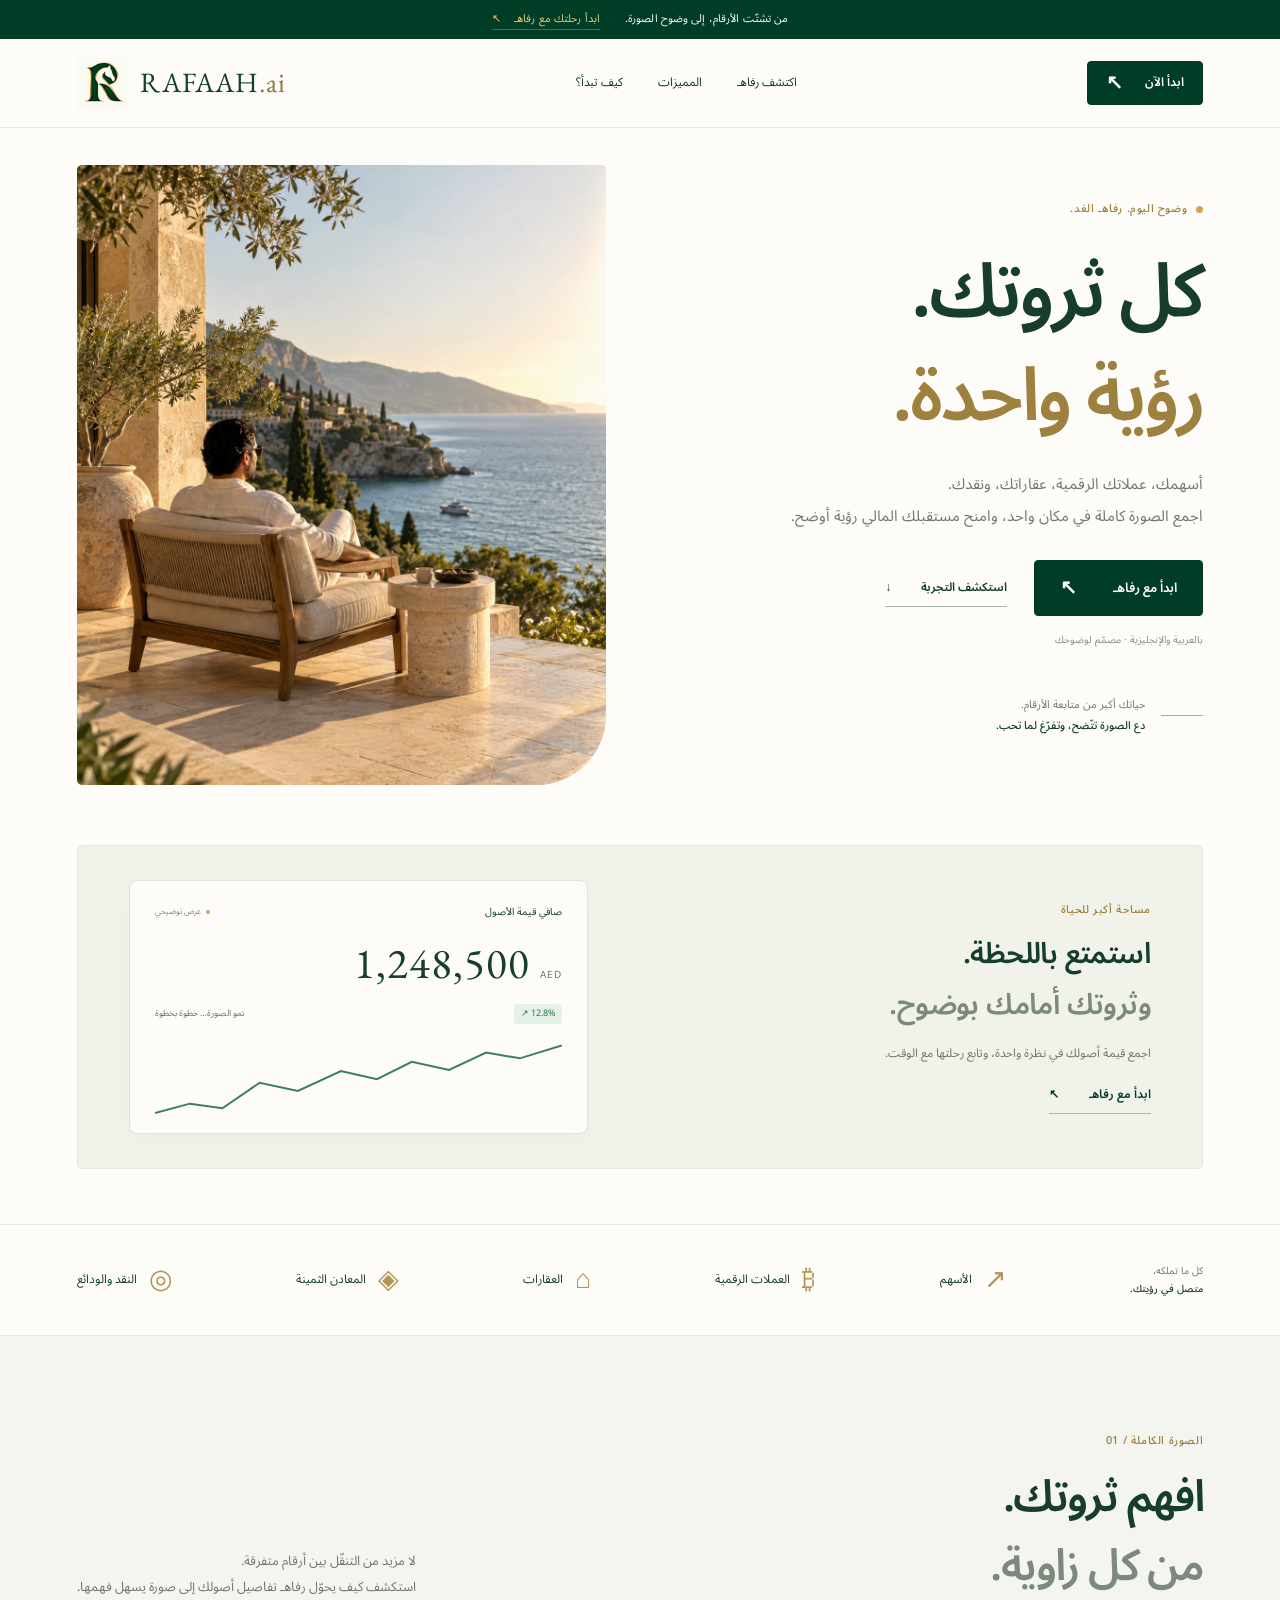
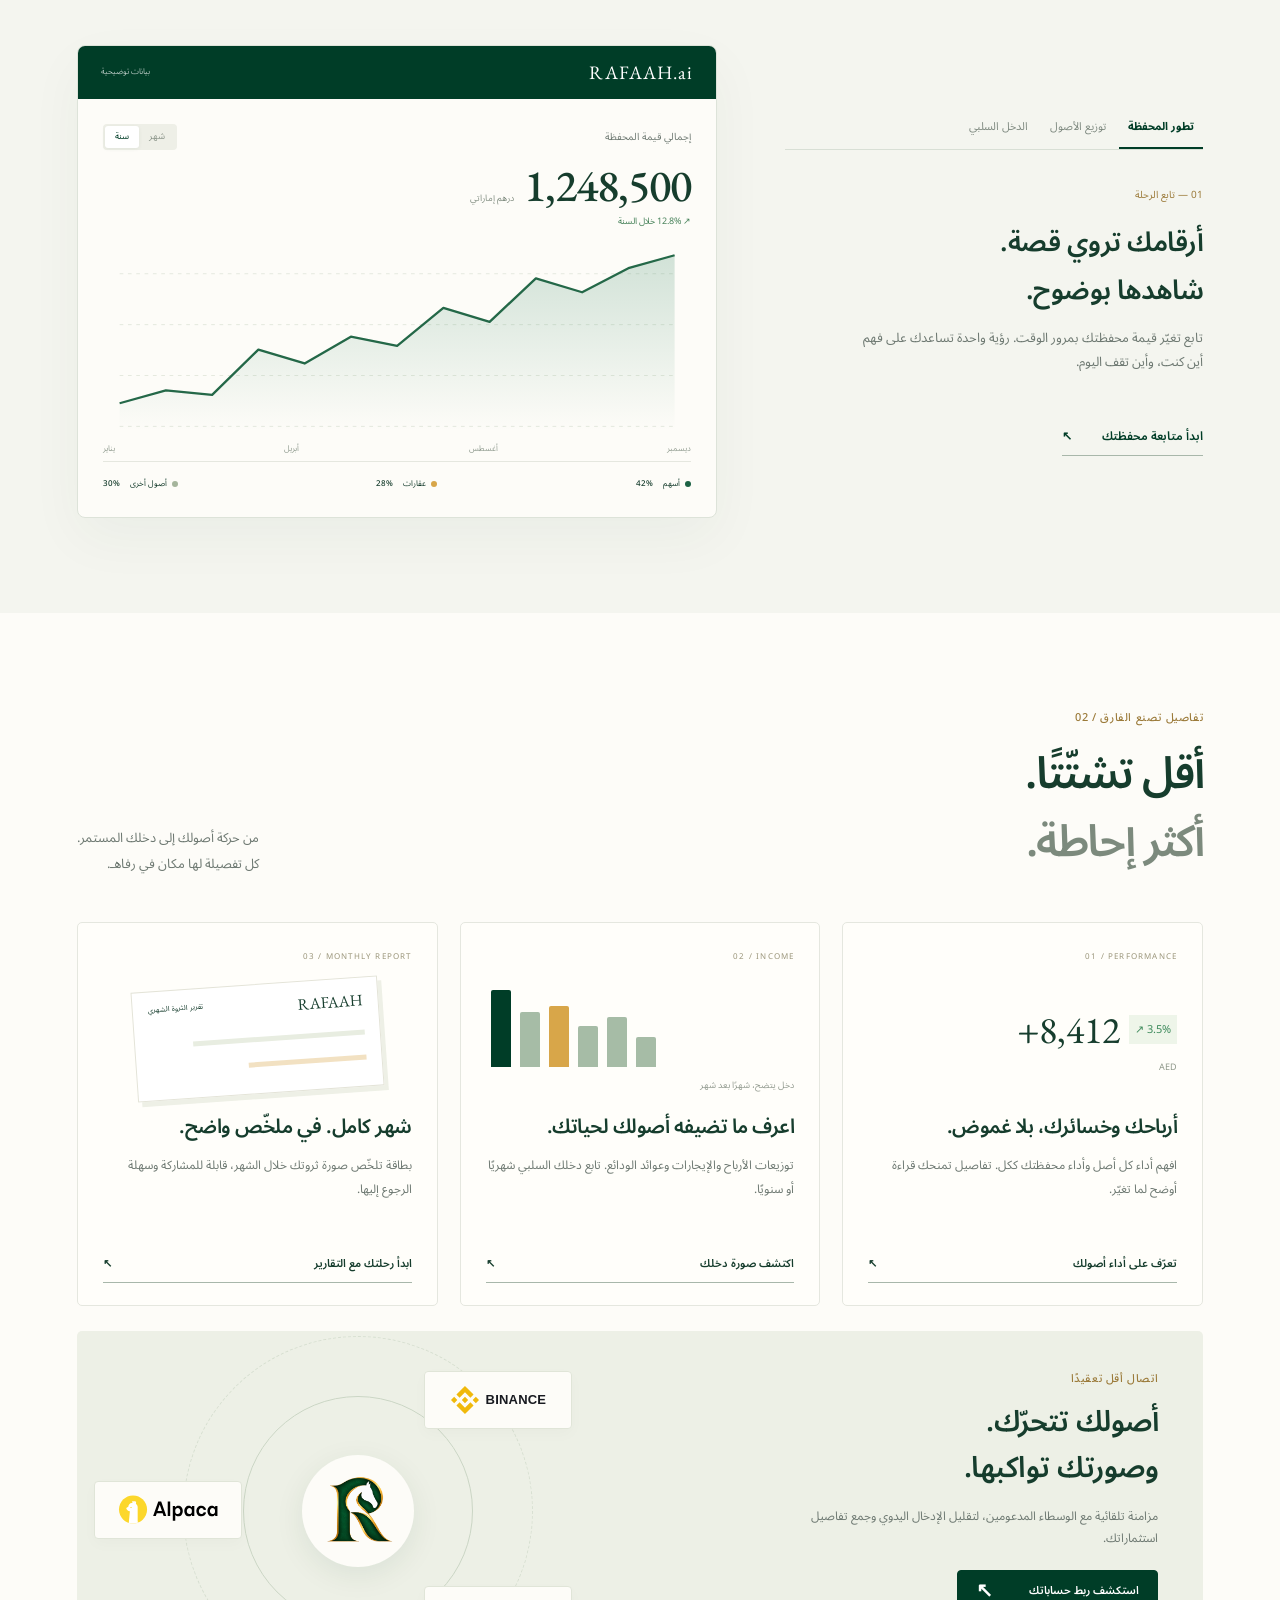
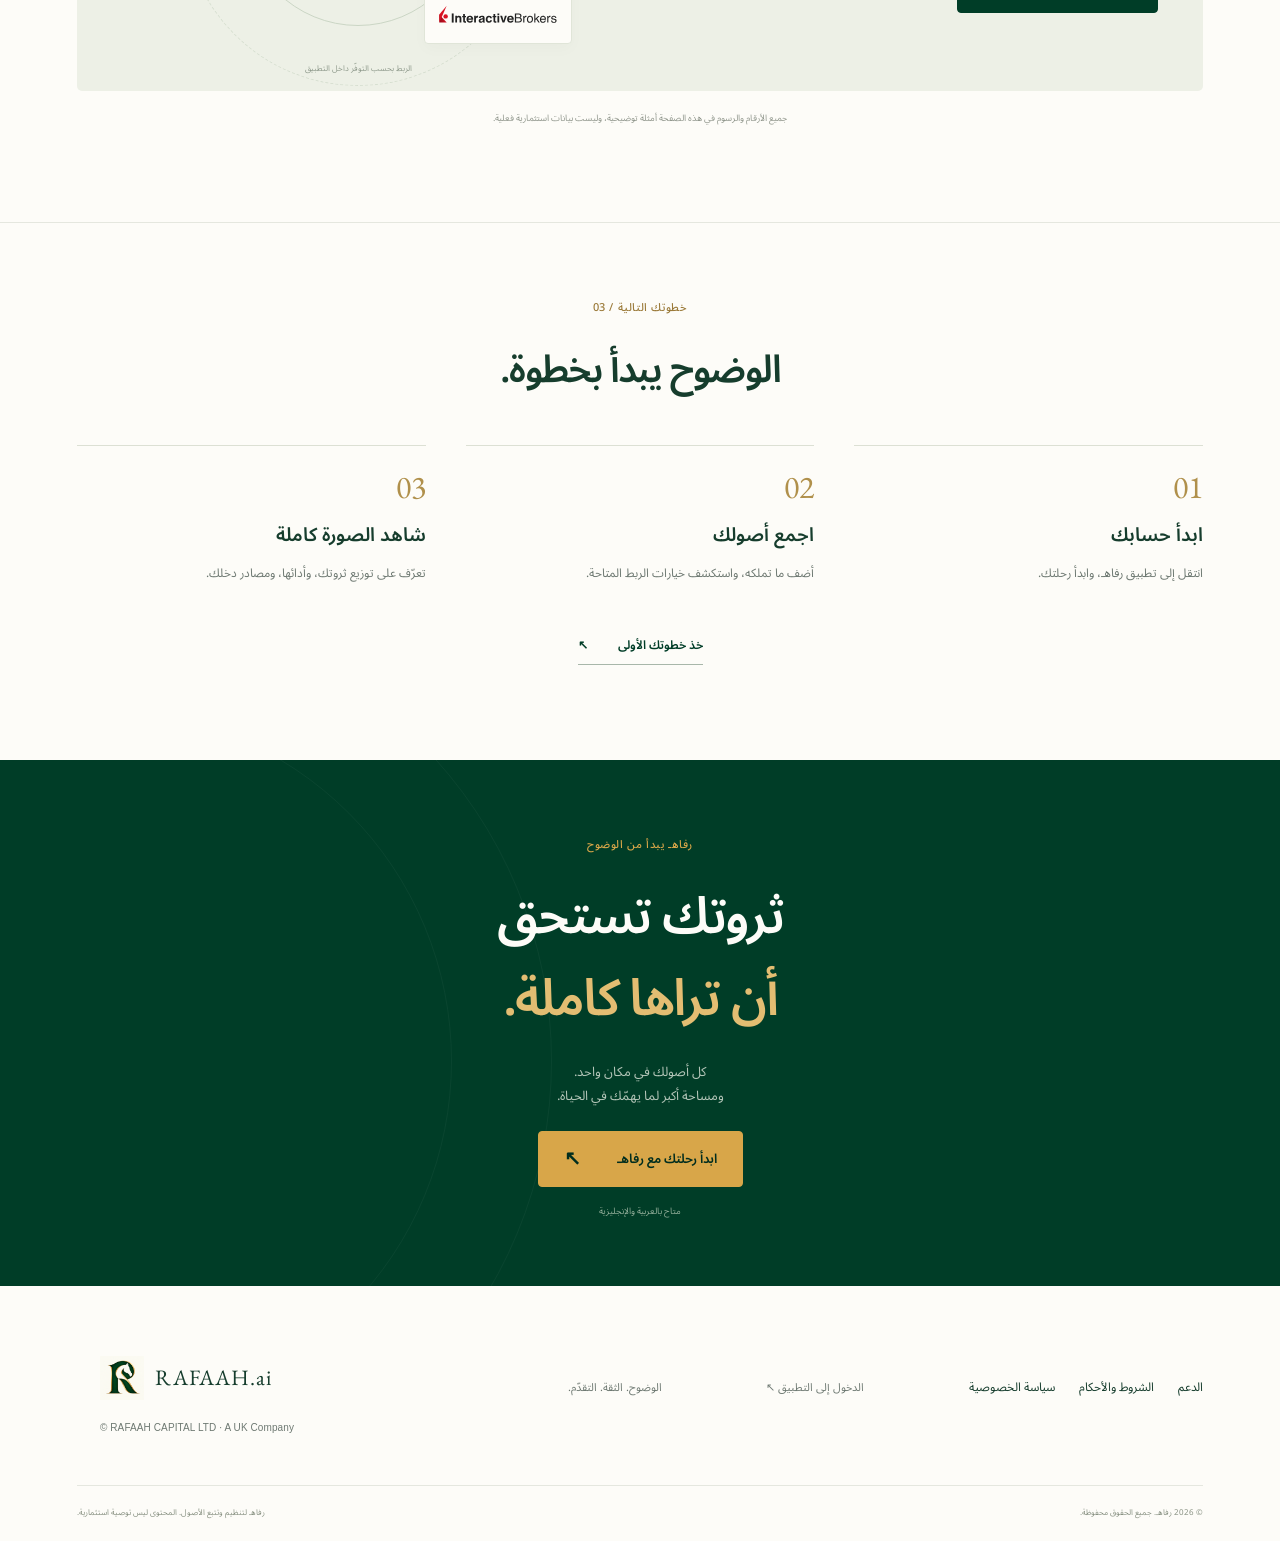
<file: index.html>
<!doctype html>
<html lang="ar" dir="rtl">
<head>
  <meta charset="utf-8"><meta name="viewport" content="width=device-width,initial-scale=1">
  <meta name="theme-color" content="#003d27"><meta name="description" content="رفاهـ يجمع الأسهم والعملات الرقمية والعقارات والنقد والمعادن الثمينة في لوحة واحدة. تابع ثروتك وتوزيع أصولك ودخلك برؤية أوضح.">
  <title>رفاهـ | كل ثروتك. رؤية واحدة.</title>
  <link rel="icon" href="assets/logo.webp"><link rel="preconnect" href="https://fonts.googleapis.com"><link rel="preconnect" href="https://fonts.gstatic.com" crossorigin>
  <link href="https://fonts.googleapis.com/css2?family=EB+Garamond:wght@400;500&family=Noto+Sans+Arabic:wght@400;500;600;700;800&display=swap" rel="stylesheet">
  <link rel="stylesheet" href="styles.css"><script src="script.js" defer></script>
</head>
<body>
<a class="skip" href="#main">انتقل إلى المحتوى</a>
<div class="topbar"><span>من تشتّت الأرقام، إلى وضوح الصورة.</span><a href="https://app.rafaah.ai">ابدأ رحلتك مع رفاهـ <span aria-hidden="true">↖</span></a></div>
<header class="header"><a class="brand" href="#" aria-label="رفاهـ الرئيسية"><img src="assets/logo.webp" width="52" height="52" alt="شعار رفاهـ"><span lang="en" dir="ltr">RAFAAH<span class="brand-ai">.ai</span></span></a><nav aria-label="التنقل الرئيسي"><a href="#experience">اكتشف رفاهـ</a><a href="#features">المميزات</a><a href="#how">كيف تبدأ؟</a></nav><a class="button small" href="https://app.rafaah.ai">ابدأ الآن <span aria-hidden="true">↖</span></a></header>
<main id="main">
<section class="hero" aria-labelledby="hero-title">
  <div class="hero-copy"><p class="eyebrow"><span></span> وضوح اليوم. رفاهـ الغد.</p><h1 id="hero-title">كل ثروتك.<br><span>رؤية واحدة.</span></h1><p class="hero-desc">أسهمك، عملاتك الرقمية، عقاراتك، ونقدك.<br>اجمع الصورة كاملة في مكان واحد، وامنح مستقبلك المالي رؤية أوضح.</p><div class="hero-actions"><a class="button" href="https://app.rafaah.ai">ابدأ مع رفاهـ <span aria-hidden="true">↖</span></a><a class="text-link" href="#experience">استكشف التجربة <span aria-hidden="true">↓</span></a></div><p class="micro">بالعربية والإنجليزية · مصمّم لوضوحك</p><div class="hero-foot"><span class="tiny-line"></span><p>حياتك أكبر من متابعة الأرقام.<br><strong>دع الصورة تتّضح، وتفرّغ لما تحب.</strong></p></div></div>
  <div class="hero-visual"><img class="lifestyle" src="assets/wealth-terrace.png" alt="لحظة استرخاء على شرفة حجرية تطل على البحر في ضوء الصباح" width="1122" height="1402" fetchpriority="high"></div>
</section>
<section class="wealth-summary" aria-labelledby="wealth-summary-title"><div class="summary-copy"><p class="eyebrow">مساحة أكبر للحياة</p><h2 id="wealth-summary-title">استمتع باللحظة.<br><span>وثروتك أمامك بوضوح.</span></h2><p>اجمع قيمة أصولك في نظرة واحدة، وتابع رحلتها مع الوقت.</p><a class="text-link green" href="https://app.rafaah.ai">ابدأ مع رفاهـ <span aria-hidden="true">↖</span></a></div><div class="floating-card"><div class="float-head"><span>صافي قيمة الأصول</span><span class="live-dot">عرض توضيحي</span></div><div class="float-number" dir="ltr">1,248,500 <small>AED</small></div><div class="float-bottom"><span class="positive" dir="ltr">↗ 12.8%</span><span>نمو الصورة… خطوة بخطوة</span></div><svg viewBox="0 0 350 63" role="img" aria-label="مثال توضيحي لتغيّر قيمة الأصول عبر الوقت"><path d="M0 59L30 51 58 55 90 33 123 40 160 23 191 30 221 15 253 22 285 7 314 12 350 1"/></svg></div></section>
<section class="asset-strip" aria-label="فئات الأصول"><span>كل ما تملكه،<br><strong>متصل في رؤيتك.</strong></span><div><b>↗</b> الأسهم</div><div><b>₿</b> العملات الرقمية</div><div><b>⌂</b> العقارات</div><div><b>◈</b> المعادن الثمينة</div><div><b>◎</b> النقد والودائع</div></section>
<section id="experience" class="experience section">
 <div class="section-intro"><div><p class="eyebrow">الصورة الكاملة / 01</p><h2>افهم ثروتك.<br><span>من كل زاوية.</span></h2></div><p>لا مزيد من التنقّل بين أرقام متفرقة.<br>استكشف كيف يحوّل رفاهـ تفاصيل أصولك إلى صورة يسهل فهمها.</p></div>
 <div class="experience-grid"><div class="demo-copy"><div role="tablist" aria-label="استكشف لوحة رفاهـ" class="tabs"><button id="tab-growth" role="tab" aria-selected="true" aria-controls="demo-panel" data-view="growth">تطور المحفظة</button><button id="tab-allocation" role="tab" aria-selected="false" aria-controls="demo-panel" tabindex="-1" data-view="allocation">توزيع الأصول</button><button id="tab-income" role="tab" aria-selected="false" aria-controls="demo-panel" tabindex="-1" data-view="income">الدخل السلبي</button></div><span class="feature-index" id="demo-index">01 — تابع الرحلة</span><h3 id="demo-title">أرقامك تروي قصة.<br>شاهدها بوضوح.</h3><p id="demo-desc">تابع تغيّر قيمة محفظتك بمرور الوقت. رؤية واحدة تساعدك على فهم أين كنت، وأين تقف اليوم.</p><a href="https://app.rafaah.ai" class="text-link green">ابدأ متابعة محفظتك <span aria-hidden="true">↖</span></a></div>
 <div class="dashboard" id="demo-panel" role="tabpanel" aria-labelledby="tab-growth" tabindex="0"><div class="dash-top"><span class="dash-brand" lang="en">RAFAAH.ai</span><span class="demo-badge">بيانات توضيحية</span></div><div class="dash-body"><div class="dash-heading"><span id="metric-label">إجمالي قيمة المحفظة</span><div class="periods" aria-label="الفترة الزمنية"><button data-period="month" aria-pressed="false">شهر</button><button data-period="year" aria-pressed="true">سنة</button></div></div><div class="metric"><strong id="metric-value" dir="ltr">1,248,500</strong><span>درهم إماراتي</span></div><div class="metric-trend" id="metric-trend">↗ 12.8% خلال السنة</div><div class="chart-area" id="chart-area"><svg class="growth-chart" viewBox="0 0 600 200" role="img" aria-label="مخطط توضيحي لنمو المحفظة"><defs><linearGradient id="fill" x1="0" y1="0" x2="0" y2="1"><stop stop-color="#227953" stop-opacity=".2"/><stop offset="1" stop-color="#227953" stop-opacity="0"/></linearGradient></defs><g class="grid-lines"><path d="M0 30H600 M0 85H600 M0 140H600 M0 195H600"/></g><path id="chart-fill" fill="url(#fill)" d="M0 170L50 156 100 161 150 112 200 127 250 98 300 108 350 67 400 82 450 35 500 50 550 24 600 10V200H0Z"/><path id="chart-line" class="chart-line" d="M0 170L50 156 100 161 150 112 200 127 250 98 300 108 350 67 400 82 450 35 500 50 550 24 600 10"/></svg><div class="chart-labels"><span>يناير</span><span>أبريل</span><span>أغسطس</span><span>ديسمبر</span></div></div><div class="dash-bottom"><span><i class="dot"></i> أسهم <b>42%</b></span><span><i class="dot gold"></i> عقارات <b>28%</b></span><span><i class="dot light"></i> أصول أخرى <b>30%</b></span></div></div></div></div>
</section>
<section id="features" class="features section"><div class="section-intro"><div><p class="eyebrow">تفاصيل تصنع الفارق / 02</p><h2>أقل تشتّتًا.<br><span>أكثر إحاطة.</span></h2></div><p>من حركة أصولك إلى دخلك المستمر.<br>كل تفصيلة لها مكان في رفاهـ.</p></div><div class="feature-grid">
 <article class="feature-card"><span class="card-no">01 / PERFORMANCE</span><div class="mini-profit" dir="ltr">+8,412 <small>↗ 3.5%</small><span>AED</span></div><h3>أرباحك وخسائرك، بلا غموض.</h3><p>افهم أداء كل أصل وأداء محفظتك ككل. تفاصيل تمنحك قراءة أوضح لما تغيّر.</p><a class="text-link" href="https://app.rafaah.ai">تعرّف على أداء أصولك <span>↖</span></a></article>
 <article class="feature-card"><span class="card-no">02 / INCOME</span><div class="mini-bars" aria-hidden="true"><i></i><i></i><i></i><i></i><i></i><i></i><span>دخل يتضح، شهرًا بعد شهر</span></div><h3>اعرف ما تضيفه أصولك لحياتك.</h3><p>توزيعات الأرباح والإيجارات وعوائد الودائع. تابع دخلك السلبي شهريًا أو سنويًا.</p><a class="text-link" href="https://app.rafaah.ai">اكتشف صورة دخلك <span>↖</span></a></article>
 <article class="feature-card"><span class="card-no">03 / MONTHLY REPORT</span><div class="mini-report"><span lang="en">RAFAAH</span><span>تقرير الثروة الشهري</span><div></div><div></div></div><h3>شهر كامل. في ملخّص واضح.</h3><p>بطاقة تلخّص صورة ثروتك خلال الشهر، قابلة للمشاركة وسهلة الرجوع إليها.</p><a class="text-link" href="https://app.rafaah.ai">ابدأ رحلتك مع التقارير <span>↖</span></a></article>
 </div><div class="sync-feature"><div class="sync-copy"><p class="eyebrow">اتصال أقل تعقيدًا</p><h3>أصولك تتحرّك.<br>وصورتك تواكبها.</h3><p>مزامنة تلقائية مع الوسطاء المدعومين، لتقليل الإدخال اليدوي وجمع تفاصيل استثماراتك.</p><a href="https://app.rafaah.ai" class="button">استكشف ربط حساباتك <span>↖</span></a></div><div class="sync-art"><div class="orbit orbit-one"></div><div class="orbit orbit-two"></div><div class="sync-logo"><img src="assets/logo-transparent.png" alt="رفاهـ" width="86" height="86" loading="lazy"></div><span class="broker binance" lang="en" dir="ltr"><svg role="img" aria-label="Binance" width="28" height="28" fill="#F0B90B" role="img" viewBox="0 0 24 24" xmlns="http://www.w3.org/2000/svg"><title>Binance</title><path d="M16.624 13.9202l2.7175 2.7154-7.353 7.353-7.353-7.352 2.7175-2.7164 4.6355 4.6595 4.6356-4.6595zm4.6366-4.6366L24 12l-2.7154 2.7164L18.5682 12l2.6924-2.7164zm-9.272.001l2.7163 2.6914-2.7164 2.7174v-.001L9.2721 12l2.7164-2.7154zm-9.2722-.001L5.4088 12l-2.6914 2.6924L0 12l2.7164-2.7164zM11.9885.0115l7.353 7.329-2.7174 2.7154-4.6356-4.6356-4.6355 4.6595-2.7174-2.7154 7.353-7.353z"/></svg><span>BINANCE</span></span><span class="broker alpaca" lang="en" dir="ltr"><svg role="img" aria-label="Alpaca" width="100" height="29" viewBox="0 0 89 25" fill="none"
          xmlns="http://www.w3.org/2000/svg">
          <title>Alpaca</title>
          <desc>http://alpaca.markets/</desc>
          <path class="footi__logo__text"
            d="M40.583 18.3716L39.7605 15.9376H34.4966L33.6741 18.3716H31.2798L35.8309 5.36523H38.4262L42.9773 18.3716H40.583ZM35.1546 13.9309H39.1025L37.1651 8.17089H37.092L35.1546 13.9309Z"
            fill="black" />
          <path class="footi__logo__text"
            d="M44.2587 18.3716V5.36523H46.452V18.3716H44.2587Z"
            fill="black" />
          <path class="footi__logo__text"
            d="M53.6686 9.24857C54.814 9.24857 55.7644 9.68211 56.5198 10.5492C57.2875 11.4163 57.6713 12.5435 57.6713 13.9309C57.6713 15.3058 57.2875 16.4268 56.5198 17.2939C55.7522 18.161 54.8018 18.5946 53.6686 18.5946C53.0837 18.5946 52.5537 18.4769 52.0784 18.2415C51.6032 17.9938 51.2499 17.6779 51.0184 17.2939H50.9635V22.5336H48.7702V9.47153H50.7625L50.8539 10.6049H50.927C51.1585 10.1962 51.524 9.86792 52.0236 9.62018C52.5232 9.37244 53.0715 9.24857 53.6686 9.24857ZM53.1568 16.6065C53.8392 16.6065 54.3875 16.3649 54.8018 15.8818C55.2282 15.3987 55.4415 14.7484 55.4415 13.9309C55.4415 13.1009 55.2282 12.4444 54.8018 11.9613C54.3875 11.4782 53.8392 11.2367 53.1568 11.2367C52.5354 11.2367 52.0114 11.4411 51.5849 11.8498C51.1707 12.2462 50.9635 12.7355 50.9635 13.3177V14.5254C50.9635 15.1076 51.1707 15.6031 51.5849 16.0119C52.0114 16.4083 52.5354 16.6065 53.1568 16.6065Z"
            fill="black" />
          <path class="footi__logo__text"
            d="M65.9264 9.47153H67.9186V18.3716H65.9264L65.8167 17.2382H65.7619C65.5182 17.647 65.1466 17.9752 64.647 18.223C64.1596 18.4707 63.6174 18.5946 63.0203 18.5946C61.8749 18.5946 60.9184 18.161 60.1508 17.2939C59.3831 16.4268 58.9993 15.3058 58.9993 13.9309C58.9993 12.5559 59.3831 11.4349 60.1508 10.5678C60.9184 9.68831 61.8749 9.24857 63.0203 9.24857C63.6174 9.24857 64.1596 9.37244 64.647 9.62018C65.1466 9.86792 65.5182 10.1962 65.7619 10.6049H65.8167L65.9264 9.47153ZM65.7254 14.5254V13.3177C65.7254 12.7355 65.5121 12.2462 65.0856 11.8498C64.6714 11.4411 64.1474 11.2367 63.5138 11.2367C62.8436 11.2367 62.2953 11.4782 61.8688 11.9613C61.4424 12.4444 61.2291 13.1009 61.2291 13.9309C61.2291 14.7484 61.4424 15.3987 61.8688 15.8818C62.2953 16.3649 62.8436 16.6065 63.5138 16.6065C64.1474 16.6065 64.6714 16.4083 65.0856 16.0119C65.5121 15.6031 65.7254 15.1076 65.7254 14.5254Z"
            fill="black" />
          <path class="footi__logo__text"
            d="M74.2002 18.5946C72.8964 18.5946 71.8241 18.161 70.9834 17.2939C70.1548 16.4268 69.7405 15.3058 69.7405 13.9309C69.7405 12.5559 70.1548 11.4349 70.9834 10.5678C71.8241 9.68831 72.9025 9.24857 74.2185 9.24857C75.3273 9.24857 76.2656 9.55824 77.0332 10.1776C77.8009 10.7846 78.2639 11.6021 78.4223 12.6302L76.2107 12.9833C76.1254 12.4506 75.8939 12.0295 75.5162 11.7198C75.1506 11.3977 74.712 11.2367 74.2002 11.2367C73.5544 11.2367 73.0183 11.4844 72.5918 11.9799C72.1775 12.463 71.9704 13.1133 71.9704 13.9309C71.9704 14.7484 72.1775 15.3987 72.5918 15.8818C73.0183 16.3649 73.5605 16.6065 74.2185 16.6065C74.7302 16.6065 75.175 16.4578 75.5527 16.1605C75.9426 15.8508 76.1863 15.4297 76.2838 14.897L78.4223 15.2501C78.2639 16.2534 77.7948 17.0648 77.0149 17.6841C76.2351 18.2911 75.2968 18.5946 74.2002 18.5946Z"
            fill="black" />
          <path class="footi__logo__text"
            d="M86.5156 9.47153H88.5078V18.3716H86.5156L86.4059 17.2382H86.3511C86.1074 17.647 85.7358 17.9752 85.2362 18.223C84.7488 18.4707 84.2065 18.5946 83.6095 18.5946C82.4641 18.5946 81.5076 18.161 80.7399 17.2939C79.9723 16.4268 79.5885 15.3058 79.5885 13.9309C79.5885 12.5559 79.9723 11.4349 80.7399 10.5678C81.5076 9.68831 82.4641 9.24857 83.6095 9.24857C84.2065 9.24857 84.7488 9.37244 85.2362 9.62018C85.7358 9.86792 86.1074 10.1962 86.3511 10.6049H86.4059L86.5156 9.47153ZM86.3145 14.5254V13.3177C86.3145 12.7355 86.1013 12.2462 85.6748 11.8498C85.2605 11.4411 84.7366 11.2367 84.103 11.2367C83.4328 11.2367 82.8845 11.4782 82.458 11.9613C82.0315 12.4444 81.8183 13.1009 81.8183 13.9309C81.8183 14.7484 82.0315 15.3987 82.458 15.8818C82.8845 16.3649 83.4328 16.6065 84.103 16.6065C84.7366 16.6065 85.2605 16.4083 85.6748 16.0119C86.1013 15.6031 86.3145 15.1076 86.3145 14.5254Z"
            fill="black" />
          <path
            d="M13.3774 25C20.281 25 25.8774 19.4036 25.8774 12.5C25.8774 5.59644 20.281 0 13.3774 0C6.47388 0 0.877441 5.59644 0.877441 12.5C0.877441 19.4036 6.47388 25 13.3774 25Z"
            fill="#FCD72B" />
          <mask id="mask0_820_26366" style="mask-type:alpha"
            maskUnits="userSpaceOnUse" x="0" y="0" width="26"
            height="25">
            <path
              d="M13.3774 25C20.281 25 25.8774 19.4036 25.8774 12.5C25.8774 5.59644 20.281 0 13.3774 0C6.47388 0 0.877441 5.59644 0.877441 12.5C0.877441 19.4036 6.47388 25 13.3774 25Z"
              fill="black" />
          </mask>
          <g mask="url(#mask0_820_26366)">
            <path
              class="footi__logo__alpaca"
              d="M18.2035 23.6534C18.0193 23.6534 17.8427 23.5803 17.7124 23.45C17.5822 23.3198 17.509 23.1432 17.509 22.959V10.3895C17.5093 9.79006 17.36 9.19998 17.0748 8.67268C16.7897 8.14538 16.3775 7.69749 15.8757 7.36954C16.0301 7.11689 16.1143 6.82769 16.1198 6.53167C16.1253 6.23566 16.0519 5.94352 15.9071 5.6853C15.7622 5.42709 15.5512 5.21211 15.2957 5.06249C15.0403 4.91286 14.7495 4.83399 14.4535 4.83398V6.22287H14.4301C14.3645 5.83452 14.1634 5.48196 13.8626 5.22772C13.5618 4.97348 13.1807 4.83399 12.7868 4.83398V6.77843H12.2313V6.78176C11.4089 6.81741 10.632 7.16921 10.0627 7.76376C9.49341 8.35832 9.17565 9.14971 9.17571 9.97287C9.17571 9.97787 9.17571 9.98287 9.17571 9.98787L7.30737 11.1957C7.43299 11.9782 7.83333 12.6904 8.43657 13.2044C9.03981 13.7185 9.69537 14.0008 10.4879 14.0007C10.5185 14.0007 10.5479 14.0007 10.5779 14.0007L9.45348 25.834L17.4396 26.3895L17.8563 25.3479L25.8385 25.0701V23.6534H18.2035Z"
              fill="white" />
            <path
              d="M10.9466 10.5631C10.9468 10.4619 10.987 10.3649 11.0586 10.2934C11.1301 10.2218 11.2271 10.1815 11.3283 10.1814H12.4394C12.4394 10.384 12.3589 10.5784 12.2157 10.7217C12.0724 10.8649 11.8781 10.9454 11.6755 10.9454H10.9116L10.9466 10.5631Z"
              fill="#FCD72B" />
          </g>
        </svg></span><span class="broker ibkr" lang="en" dir="ltr"><svg role="img" aria-label="Interactive Brokers" width="118" height="19" version="1.1" id="Layer_2" xmlns="http://www.w3.org/2000/svg" xmlns:xlink="http://www.w3.org/1999/xlink" x="0px" y="0px"
	 viewBox="0 0 452 69" style="enable-background:new 0 0 452 69;" xml:space="preserve">
<style type="text/css">
	.st0{fill:#222222;}
	.st1{fill:url(#SVGID_1_);}
	.st2{fill:#D81222;}
</style>
<g>
	<g>
		<path class="st0" d="M56.1,65.4h-7.2V30.5h7.2V65.4z"/>
		<path class="st0" d="M83.2,41.1c1.7,1.4,2.5,3.7,2.5,6.9v17.4h-6.9V49.7c0-1.4-0.2-2.4-0.5-3.1c-0.7-1.3-1.9-2-3.8-2
			c-2.3,0-3.8,1-4.7,2.9c-0.4,1-0.7,2.3-0.7,3.9v14h-6.7V39.7h6.5v3.8c0.9-1.3,1.7-2.3,2.4-2.9c1.4-1,3.1-1.6,5.3-1.6
			C79.3,39,81.5,39.7,83.2,41.1z"/>
		<path class="st0" d="M88.9,44.7v-4.8h3.6v-7.2h6.7v7.2h4.2v4.8h-4.2v13.6c0,1.1,0.1,1.7,0.4,2s1.1,0.4,2.5,0.4c0.2,0,0.4,0,0.7,0
			c0.2,0,0.5,0,0.7,0v5l-3.2,0.1c-3.2,0.1-5.4-0.4-6.5-1.7c-0.8-0.8-1.1-2-1.1-3.6V44.7H88.9z"/>
		<path class="st0" d="M124.1,40.2c1.8,0.8,3.3,2.1,4.5,3.8c1.1,1.5,1.7,3.3,2.1,5.3c0.2,1.2,0.3,2.9,0.2,5.1h-18.8
			c0.1,2.6,1,4.4,2.7,5.4c1,0.6,2.3,1,3.7,1c1.5,0,2.8-0.4,3.7-1.2c0.5-0.4,1-1,1.4-1.8h6.9c-0.2,1.5-1,3.1-2.5,4.7
			c-2.3,2.5-5.5,3.8-9.7,3.8c-3.4,0-6.5-1.1-9.1-3.2c-2.6-2.1-3.9-5.6-3.9-10.3c0-4.5,1.2-7.9,3.6-10.3c2.4-2.4,5.4-3.6,9.2-3.6
			C120.3,38.9,122.3,39.4,124.1,40.2z M114.1,46c-1,1-1.6,2.3-1.8,4h11.6c-0.1-1.8-0.7-3.1-1.8-4.1c-1.1-0.9-2.4-1.4-4-1.4
			C116.3,44.5,115,45,114.1,46z"/>
		<path class="st0" d="M149.1,39c0.1,0,0.3,0,0.6,0V46c-0.4,0-0.8-0.1-1.1-0.1c-0.3,0-0.6,0-0.8,0c-2.7,0-4.5,0.9-5.5,2.6
			c-0.5,1-0.8,2.5-0.8,4.6v12.3h-6.8V39.6h6.4v4.5c1-1.7,1.9-2.9,2.7-3.5c1.3-1.1,2.9-1.6,4.9-1.6C149,39,149.1,39,149.1,39z"/>
		<path class="st0" d="M163.8,49.7c1.3-0.2,2.2-0.4,2.7-0.6c1-0.4,1.5-1,1.5-1.9c0-1.1-0.4-1.8-1.1-2.2c-0.7-0.4-1.8-0.6-3.3-0.6
			c-1.6,0-2.8,0.4-3.4,1.2c-0.5,0.6-0.8,1.4-1,2.4h-6.5c0.1-2.3,0.8-4.1,1.9-5.6c1.8-2.3,4.9-3.4,9.2-3.4c2.8,0,5.4,0.6,7.6,1.7
			c2.2,1.1,3.3,3.2,3.3,6.3v11.8c0,0.8,0,1.8,0,3c0,0.9,0.2,1.5,0.4,1.8c0.2,0.3,0.6,0.6,1,0.8v1h-7.3c-0.2-0.5-0.3-1-0.4-1.5
			s-0.1-1-0.2-1.6c-0.9,1-2,1.9-3.2,2.6c-1.5,0.8-3.1,1.3-5,1.3c-2.3,0-4.3-0.7-5.8-2c-1.5-1.3-2.3-3.2-2.3-5.7
			c0-3.2,1.2-5.5,3.7-6.9c1.4-0.8,3.3-1.3,6-1.7L163.8,49.7z M167.9,52.9c-0.4,0.3-0.9,0.5-1.3,0.7c-0.4,0.2-1,0.3-1.8,0.5l-1.5,0.3
			c-1.4,0.3-2.5,0.6-3.1,0.9c-1.1,0.6-1.6,1.6-1.6,2.9c0,1.2,0.3,2,1,2.5c0.6,0.5,1.4,0.8,2.4,0.8c1.5,0,2.8-0.4,4.1-1.3
			c1.2-0.9,1.9-2.4,1.9-4.7V52.9z"/>
		<path class="st0" d="M195.9,48.9c-0.1-1-0.4-1.8-1-2.6c-0.8-1-1.9-1.6-3.5-1.6c-2.3,0-3.8,1.1-4.7,3.4c-0.4,1.2-0.7,2.8-0.7,4.8
			c0,1.9,0.2,3.4,0.7,4.6c0.8,2.1,2.3,3.2,4.6,3.2c1.6,0,2.7-0.4,3.4-1.3c0.7-0.9,1.1-2,1.2-3.3h6.9c-0.2,2.1-0.9,4-2.2,5.8
			c-2.1,2.9-5.2,4.4-9.4,4.4c-4.2,0-7.2-1.2-9.2-3.7S179,57,179,53c0-4.4,1.1-7.9,3.2-10.3c2.2-2.5,5.1-3.7,9-3.7
			c3.2,0,5.9,0.7,7.9,2.2s3.3,4,3.7,7.7H195.9z"/>
		<path class="st0" d="M205,44.7v-4.8h3.6v-7.2h6.7v7.2h4.2v4.8h-4.2v13.6c0,1.1,0.1,1.7,0.4,2s1.1,0.4,2.5,0.4c0.2,0,0.4,0,0.7,0
			c0.2,0,0.5,0,0.7,0v5l-3.2,0.1c-3.2,0.1-5.4-0.4-6.5-1.7c-0.8-0.8-1.1-2-1.1-3.6V44.7H205z"/>
		<path class="st0" d="M230.7,36.6h-6.8v-6.2h6.8V36.6z M223.9,39.6h6.8v25.8h-6.8V39.6z"/>
		<path class="st0" d="M252.6,39.6h7.2l-9.3,25.8h-7.1l-9.2-25.8h7.6l5.4,19L252.6,39.6z"/>
		<path class="st0" d="M279.6,40.2c1.8,0.8,3.3,2.1,4.5,3.8c1.1,1.5,1.7,3.3,2.1,5.3c0.2,1.2,0.3,2.9,0.2,5.1h-18.8
			c0.1,2.6,1,4.4,2.7,5.4c1,0.6,2.3,1,3.7,1c1.5,0,2.8-0.4,3.7-1.2c0.5-0.4,1-1,1.4-1.8h6.9c-0.2,1.5-1,3.1-2.5,4.7
			c-2.3,2.5-5.5,3.8-9.7,3.8c-3.4,0-6.5-1.1-9.1-3.2c-2.6-2.1-3.9-5.6-3.9-10.3c0-4.5,1.2-7.9,3.6-10.3c2.4-2.4,5.4-3.6,9.2-3.6
			C275.7,38.9,277.8,39.4,279.6,40.2z M269.5,46c-1,1-1.6,2.3-1.8,4h11.6c-0.1-1.8-0.7-3.1-1.8-4.1c-1.1-0.9-2.4-1.4-4-1.4
			C271.8,44.5,270.4,45,269.5,46z"/>
		<path class="st0" d="M290.8,30.7h15c4.1,0,7,1.2,8.7,3.6c1,1.4,1.5,3.1,1.5,5c0,2.2-0.6,4-1.9,5.4c-0.6,0.7-1.6,1.4-2.8,2
			c1.8,0.7,3.1,1.4,4,2.3c1.6,1.5,2.3,3.6,2.3,6.3c0,2.2-0.7,4.3-2.1,6.1c-2.1,2.7-5.5,4.1-10.1,4.1h-14.8V30.7z M304.1,45.4
			c2,0,3.6-0.3,4.7-0.8c1.8-0.9,2.6-2.4,2.6-4.7c0-2.3-0.9-3.8-2.8-4.6c-1.1-0.4-2.6-0.7-4.7-0.7h-8.5v10.8H304.1z M305.6,61.4
			c2.9,0,5-0.8,6.2-2.5c0.8-1.1,1.2-2.3,1.2-3.8c0-2.5-1.1-4.2-3.4-5.2c-1.2-0.5-2.8-0.7-4.8-0.7h-9.4v12.2H305.6z"/>
		<path class="st0" d="M322.7,40.1h4v4.4c0.3-0.9,1.1-1.9,2.4-3.1c1.3-1.2,2.8-1.8,4.5-1.8c0.1,0,0.2,0,0.4,0c0.2,0,0.5,0,1,0.1v4.5
			c-0.3,0-0.5-0.1-0.7-0.1c-0.2,0-0.4,0-0.7,0c-2.1,0-3.8,0.7-4.9,2.1c-1.2,1.4-1.7,3-1.7,4.8v14.6h-4.3V40.1z"/>
		<path class="st0" d="M356.8,42.6c2.2,2.2,3.4,5.4,3.4,9.6c0,4.1-1,7.5-3,10.1c-2,2.7-5,4-9.2,4c-3.5,0-6.2-1.2-8.2-3.5
			c-2-2.4-3.1-5.5-3.1-9.5c0-4.3,1.1-7.6,3.2-10.2c2.1-2.5,5-3.8,8.6-3.8C351.8,39.4,354.6,40.4,356.8,42.6z M354.2,59.5
			c1-2.1,1.6-4.5,1.6-7.1c0-2.4-0.4-4.3-1.1-5.8c-1.2-2.3-3.2-3.5-6.1-3.5c-2.6,0-4.4,1-5.6,3c-1.2,2-1.8,4.4-1.8,7.2
			c0,2.7,0.6,4.9,1.8,6.7c1.2,1.8,3,2.7,5.6,2.7C351.2,62.7,353.1,61.6,354.2,59.5z"/>
		<path class="st0" d="M365,30.7h4.1v20.2L380,40.1h5.4l-9.7,9.4L386,65.4h-5.4l-8-12.9l-3.5,3.4v9.5H365V30.7z"/>
		<path class="st0" d="M403.7,40.8c1.7,0.8,3,1.9,3.8,3.3c0.8,1.3,1.4,2.8,1.7,4.5c0.3,1.2,0.4,3,0.4,5.6h-18.4
			c0.1,2.6,0.7,4.6,1.8,6.2c1.1,1.6,2.9,2.3,5.2,2.3c2.2,0,4-0.7,5.3-2.2c0.7-0.9,1.3-1.8,1.6-3h4.2c-0.1,0.9-0.5,2-1.1,3.1
			c-0.6,1.1-1.3,2.1-2.1,2.8c-1.3,1.3-2.9,2.1-4.8,2.6c-1,0.3-2.2,0.4-3.5,0.4c-3.1,0-5.8-1.1-8-3.4c-2.2-2.3-3.3-5.5-3.3-9.6
			c0-4.1,1.1-7.4,3.3-9.9c2.2-2.5,5.1-3.8,8.6-3.8C400.3,39.5,402,39.9,403.7,40.8z M405.2,50.7c-0.2-1.8-0.6-3.3-1.2-4.4
			c-1.2-2.1-3.1-3.1-5.8-3.1c-1.9,0-3.6,0.7-4.9,2.1c-1.3,1.4-2,3.2-2.1,5.4H405.2z"/>
		<path class="st0" d="M414.6,40.1h4v4.4c0.3-0.9,1.1-1.9,2.4-3.1c1.3-1.2,2.8-1.8,4.5-1.8c0.1,0,0.2,0,0.4,0c0.2,0,0.5,0,1,0.1v4.5
			c-0.3,0-0.5-0.1-0.7-0.1c-0.2,0-0.4,0-0.7,0c-2.1,0-3.8,0.7-4.9,2.1c-1.2,1.4-1.7,3-1.7,4.8v14.6h-4.3V40.1z"/>
		<path class="st0" d="M433.2,57.5c0.1,1.4,0.5,2.5,1.1,3.3c1.1,1.4,3,2.1,5.7,2.1c1.6,0,3-0.3,4.3-1c1.2-0.7,1.8-1.7,1.8-3.2
			c0-1.1-0.5-1.9-1.5-2.5c-0.6-0.3-1.9-0.7-3.7-1.2l-3.4-0.9c-2.2-0.5-3.8-1.1-4.9-1.8c-1.9-1.2-2.8-2.7-2.8-4.8
			c0-2.4,0.9-4.3,2.6-5.8c1.7-1.5,4.1-2.2,7.1-2.2c3.9,0,6.7,1.1,8.4,3.4c1.1,1.4,1.6,3,1.6,4.6h-4c-0.1-1-0.4-1.8-1-2.6
			c-1-1.1-2.7-1.7-5.2-1.7c-1.6,0-2.9,0.3-3.7,0.9c-0.8,0.6-1.3,1.4-1.3,2.4c0,1.1,0.6,2,1.7,2.6c0.6,0.4,1.6,0.7,2.8,1l2.9,0.7
			c3.1,0.7,5.2,1.5,6.3,2.2c1.7,1.1,2.5,2.8,2.5,5.1c0,2.3-0.9,4.2-2.6,5.8c-1.7,1.6-4.4,2.5-7.9,2.5c-3.8,0-6.5-0.9-8.1-2.6
			c-1.6-1.7-2.4-3.8-2.6-6.4H433.2z"/>
	</g>
	<g>
		
			<linearGradient id="SVGID_1_" gradientUnits="userSpaceOnUse" x1="3864.7375" y1="49.783" x2="3893.1445" y2="49.783" gradientTransform="matrix(-1 0 0 1 3894.2446 0)">
			<stop  offset="0" style="stop-color:#D81222"/>
			<stop  offset="1" style="stop-color:#960B1A"/>
		</linearGradient>
		<polygon class="st1" points="29.5,65.4 1.1,65.4 1.1,34.1 		"/>
		<circle class="st2" cx="25.5" cy="41.8" r="8.5"/>
		<polygon class="st2" points="29.5,1.2 1.1,34.1 1.1,65.4 		"/>
	</g>
</g>
</svg></span><span class="sync-note">الربط بحسب التوفّر داخل التطبيق</span></div></div><p class="illustration-note">جميع الأرقام والرسوم في هذه الصفحة أمثلة توضيحية، وليست بيانات استثمارية فعلية.</p></section>
<section id="how" class="how section"><p class="eyebrow">خطوتك التالية / 03</p><h2>الوضوح يبدأ بخطوة.</h2><div class="steps"><article><span>01</span><h3>ابدأ حسابك</h3><p>انتقل إلى تطبيق رفاهـ، وابدأ رحلتك.</p></article><article><span>02</span><h3>اجمع أصولك</h3><p>أضف ما تملكه، واستكشف خيارات الربط المتاحة.</p></article><article><span>03</span><h3>شاهد الصورة كاملة</h3><p>تعرّف على توزيع ثروتك، وأدائها، ومصادر دخلك.</p></article></div><a href="https://app.rafaah.ai" class="text-link green">خذ خطوتك الأولى <span>↖</span></a></section>
<section class="final-cta"><p class="eyebrow">رفاهـ يبدأ من الوضوح</p><h2>ثروتك تستحق<br><span>أن تراها كاملة.</span></h2><p>كل أصولك في مكان واحد.<br>ومساحة أكبر لما يهمّك في الحياة.</p><a class="button gold-button" href="https://app.rafaah.ai">ابدأ رحلتك مع رفاهـ <span>↖</span></a><span class="final-note">متاح بالعربية والإنجليزية</span></section>
</main>
<footer><div class="footer-brand-block"><footer><a class="brand" href="#"><img src="assets/logo.webp" alt="شعار رفاهـ" width="44" height="44"><span lang="en" dir="ltr">RAFAAH.ai</span></a><span class="footer-company-credit" lang="en" dir="ltr">© RAFAAH CAPITAL LTD · A UK Company</span></div><p>الوضوح. الثقة. التقدّم.</p><a href="https://app.rafaah.ai">الدخول إلى التطبيق ↖</a><nav class="footer-links" aria-label="روابط قانونية ودعم"><a href="privacy.html">سياسة الخصوصية</a><a href="terms.html">الشروط والأحكام</a><a href="support.html">الدعم</a></nav><div class="footer-bottom"><span>© <span id="year">2026</span> رفاهـ. جميع الحقوق محفوظة.</span><span>رفاهـ لتنظيم وتتبع الأصول. المحتوى ليس توصية استثمارية.</span></div></footer>
<a class="mobile-cta button" href="https://app.rafaah.ai">ابدأ مع رفاهـ <span>↖</span></a>
</body></html>
</file>
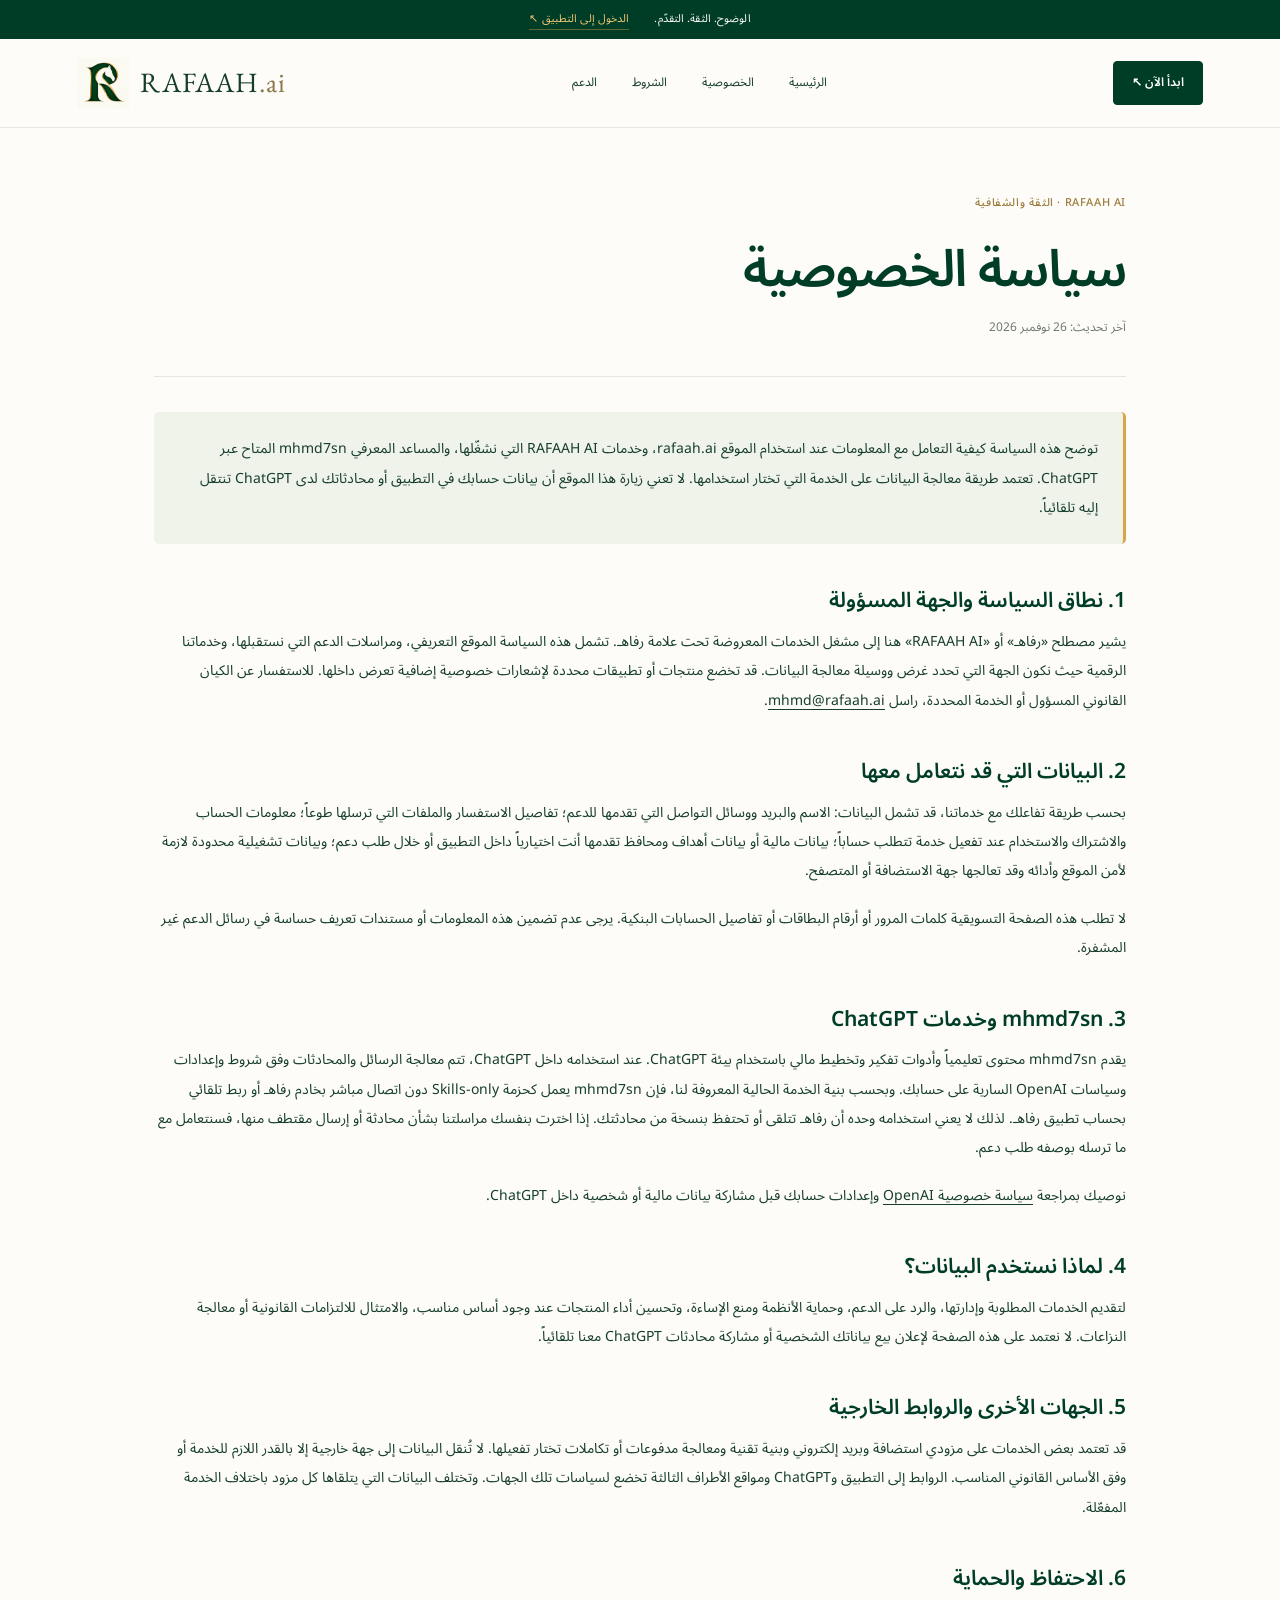
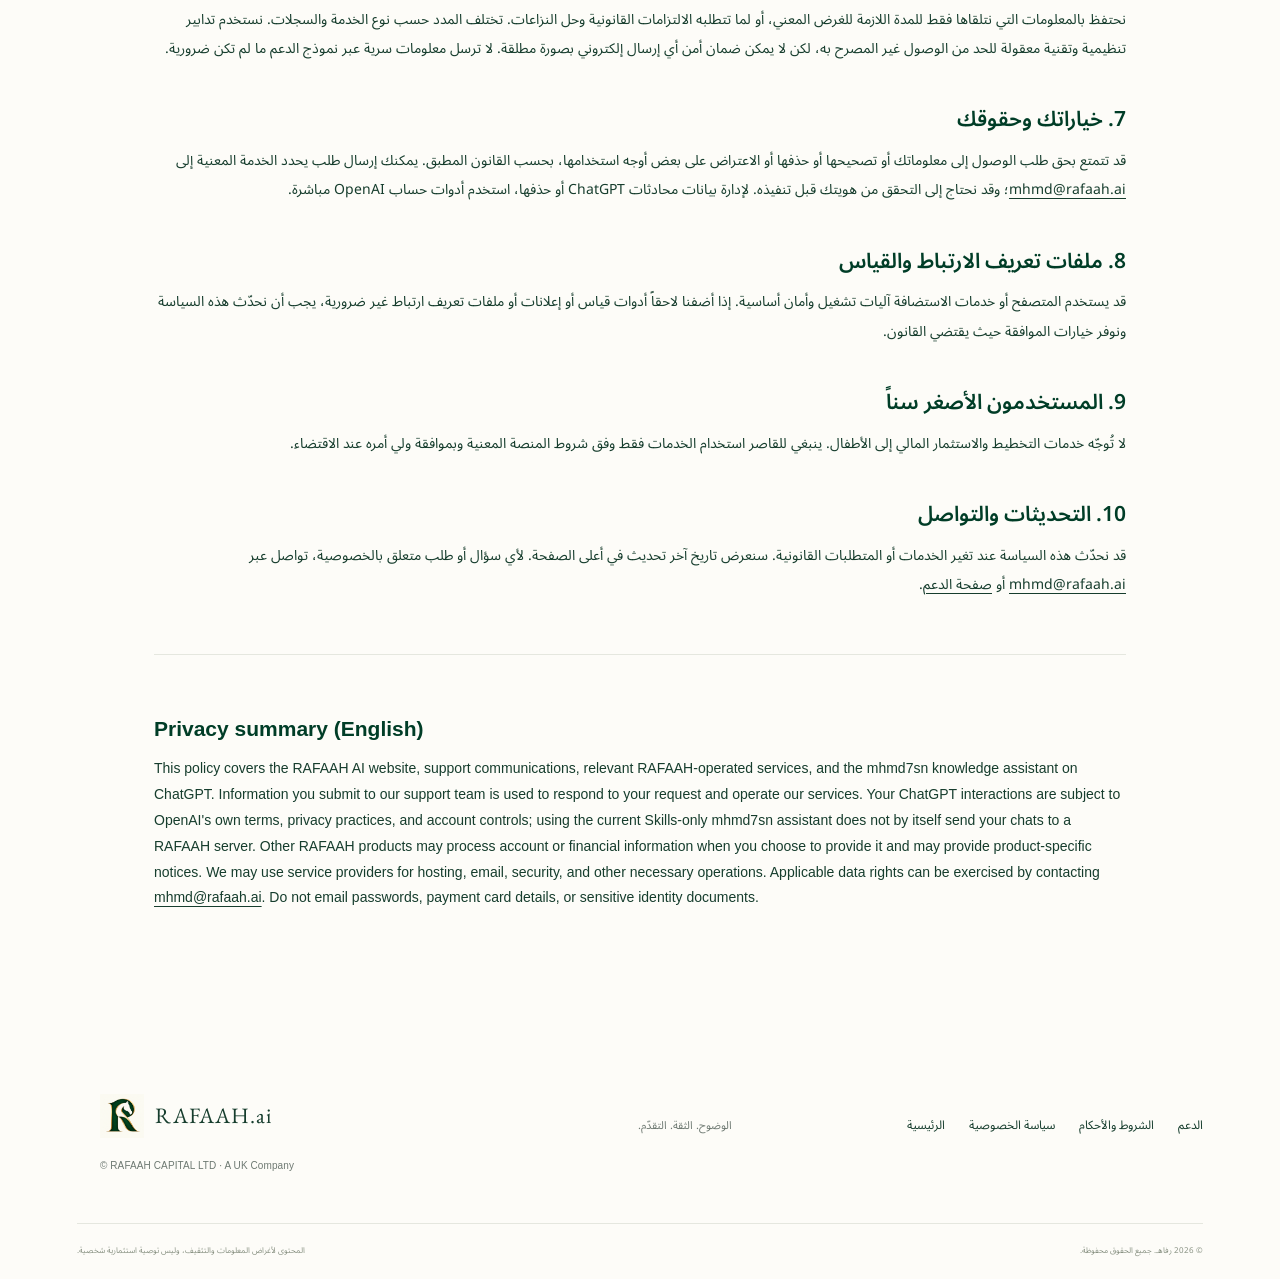
<file: privacy.html>
<!doctype html>
<html lang="ar" dir="rtl"><head><meta charset="utf-8"><meta name="viewport" content="width=device-width,initial-scale=1">
<meta name="theme-color" content="#003d27"><meta name="description" content="سياسة خصوصية RAFAAH AI والمساعد mhmd7sn وخدمات الدعم.">
<title>سياسة الخصوصية | رفاهـ RAFAAH AI</title>
<link rel="icon" href="assets/logo.webp"><link rel="preconnect" href="https://fonts.googleapis.com"><link rel="preconnect" href="https://fonts.gstatic.com" crossorigin>
<link href="https://fonts.googleapis.com/css2?family=EB+Garamond:wght@400;500&family=Noto+Sans+Arabic:wght@400;500;600;700;800&display=swap" rel="stylesheet">
<link rel="stylesheet" href="styles.css"></head>
<body class="legal-page"><a class="skip" href="#main">انتقل إلى المحتوى</a>
<div class="topbar"><span>الوضوح. الثقة. التقدّم.</span><a href="https://app.rafaah.ai">الدخول إلى التطبيق ↖</a></div>
<header class="header"><a class="brand" href="/" aria-label="الصفحة الرئيسية لرفاهـ"><img src="assets/logo.webp" width="52" height="52" alt="شعار رفاهـ"><span lang="en" dir="ltr">RAFAAH<span class="brand-ai">.ai</span></span></a><nav aria-label="التنقل الرئيسي"><a href="/">الرئيسية</a><a href="privacy.html">الخصوصية</a><a href="terms.html">الشروط</a><a href="support.html">الدعم</a></nav><a class="button small" href="https://app.rafaah.ai">ابدأ الآن ↖</a></header>
<main id="main" class="legal-main"><div class="legal-intro"><p class="eyebrow">RAFAAH AI · الثقة والشفافية</p><h1>سياسة الخصوصية</h1><p class="legal-date">آخر تحديث: 26 نوفمبر 2026</p></div><div class="legal-content"><p class="legal-lead">توضح هذه السياسة كيفية التعامل مع المعلومات عند استخدام الموقع rafaah.ai، وخدمات RAFAAH AI التي نشغّلها، والمساعد المعرفي mhmd7sn المتاح عبر ChatGPT. تعتمد طريقة معالجة البيانات على الخدمة التي تختار استخدامها. لا تعني زيارة هذا الموقع أن بيانات حسابك في التطبيق أو محادثاتك لدى ChatGPT تنتقل إليه تلقائياً.</p>
<h2>1. نطاق السياسة والجهة المسؤولة</h2><p>يشير مصطلح «رفاهـ» أو «RAFAAH AI» هنا إلى مشغل الخدمات المعروضة تحت علامة رفاهـ. تشمل هذه السياسة الموقع التعريفي، ومراسلات الدعم التي نستقبلها، وخدماتنا الرقمية حيث نكون الجهة التي تحدد غرض ووسيلة معالجة البيانات. قد تخضع منتجات أو تطبيقات محددة لإشعارات خصوصية إضافية تعرض داخلها. للاستفسار عن الكيان القانوني المسؤول أو الخدمة المحددة، راسل <a href="mailto:mhmd@rafaah.ai">mhmd@rafaah.ai</a>.</p>
<h2>2. البيانات التي قد نتعامل معها</h2><p>بحسب طريقة تفاعلك مع خدماتنا، قد تشمل البيانات: الاسم والبريد ووسائل التواصل التي تقدمها للدعم؛ تفاصيل الاستفسار والملفات التي ترسلها طوعاً؛ معلومات الحساب والاشتراك والاستخدام عند تفعيل خدمة تتطلب حساباً؛ بيانات مالية أو بيانات أهداف ومحافظ تقدمها أنت اختيارياً داخل التطبيق أو خلال طلب دعم؛ وبيانات تشغيلية محدودة لازمة لأمن الموقع وأدائه وقد تعالجها جهة الاستضافة أو المتصفح.</p><p>لا تطلب هذه الصفحة التسويقية كلمات المرور أو أرقام البطاقات أو تفاصيل الحسابات البنكية. يرجى عدم تضمين هذه المعلومات أو مستندات تعريف حساسة في رسائل الدعم غير المشفرة.</p>
<h2>3. mhmd7sn وخدمات ChatGPT</h2><p>يقدم mhmd7sn محتوى تعليمياً وأدوات تفكير وتخطيط مالي باستخدام بيئة ChatGPT. عند استخدامه داخل ChatGPT، تتم معالجة الرسائل والمحادثات وفق شروط وإعدادات وسياسات OpenAI السارية على حسابك. وبحسب بنية الخدمة الحالية المعروفة لنا، فإن mhmd7sn يعمل كحزمة Skills-only دون اتصال مباشر بخادم رفاهـ أو ربط تلقائي بحساب تطبيق رفاهـ. لذلك لا يعني استخدامه وحده أن رفاهـ تتلقى أو تحتفظ بنسخة من محادثتك. إذا اخترت بنفسك مراسلتنا بشأن محادثة أو إرسال مقتطف منها، فسنتعامل مع ما ترسله بوصفه طلب دعم.</p><p>نوصيك بمراجعة <a href="https://openai.com/policies/privacy-policy/" target="_blank" rel="noopener noreferrer">سياسة خصوصية OpenAI</a> وإعدادات حسابك قبل مشاركة بيانات مالية أو شخصية داخل ChatGPT.</p>
<h2>4. لماذا نستخدم البيانات؟</h2><p>لتقديم الخدمات المطلوبة وإدارتها، والرد على الدعم، وحماية الأنظمة ومنع الإساءة، وتحسين أداء المنتجات عند وجود أساس مناسب، والامتثال للالتزامات القانونية أو معالجة النزاعات. لا نعتمد على هذه الصفحة لإعلان بيع بياناتك الشخصية أو مشاركة محادثات ChatGPT معنا تلقائياً.</p>
<h2>5. الجهات الأخرى والروابط الخارجية</h2><p>قد تعتمد بعض الخدمات على مزودي استضافة وبريد إلكتروني وبنية تقنية ومعالجة مدفوعات أو تكاملات تختار تفعيلها. لا تُنقل البيانات إلى جهة خارجية إلا بالقدر اللازم للخدمة أو وفق الأساس القانوني المناسب. الروابط إلى التطبيق وChatGPT ومواقع الأطراف الثالثة تخضع لسياسات تلك الجهات. وتختلف البيانات التي يتلقاها كل مزود باختلاف الخدمة المفعّلة.</p>
<h2>6. الاحتفاظ والحماية</h2><p>نحتفظ بالمعلومات التي نتلقاها فقط للمدة اللازمة للغرض المعني، أو لما تتطلبه الالتزامات القانونية وحل النزاعات. تختلف المدد حسب نوع الخدمة والسجلات. نستخدم تدابير تنظيمية وتقنية معقولة للحد من الوصول غير المصرح به، لكن لا يمكن ضمان أمن أي إرسال إلكتروني بصورة مطلقة. لا ترسل معلومات سرية عبر نموذج الدعم ما لم تكن ضرورية.</p>
<h2>7. خياراتك وحقوقك</h2><p>قد تتمتع بحق طلب الوصول إلى معلوماتك أو تصحيحها أو حذفها أو الاعتراض على بعض أوجه استخدامها، بحسب القانون المطبق. يمكنك إرسال طلب يحدد الخدمة المعنية إلى <a href="mailto:mhmd@rafaah.ai">mhmd@rafaah.ai</a>؛ وقد نحتاج إلى التحقق من هويتك قبل تنفيذه. لإدارة بيانات محادثات ChatGPT أو حذفها، استخدم أدوات حساب OpenAI مباشرة.</p>
<h2>8. ملفات تعريف الارتباط والقياس</h2><p>قد يستخدم المتصفح أو خدمات الاستضافة آليات تشغيل وأمان أساسية. إذا أضفنا لاحقاً أدوات قياس أو إعلانات أو ملفات تعريف ارتباط غير ضرورية، يجب أن نحدّث هذه السياسة ونوفر خيارات الموافقة حيث يقتضي القانون.</p>
<h2>9. المستخدمون الأصغر سناً</h2><p>لا تُوجّه خدمات التخطيط والاستثمار المالي إلى الأطفال. ينبغي للقاصر استخدام الخدمات فقط وفق شروط المنصة المعنية وبموافقة ولي أمره عند الاقتضاء.</p>
<h2>10. التحديثات والتواصل</h2><p>قد نحدّث هذه السياسة عند تغير الخدمات أو المتطلبات القانونية. سنعرض تاريخ آخر تحديث في أعلى الصفحة. لأي سؤال أو طلب متعلق بالخصوصية، تواصل عبر <a href="mailto:mhmd@rafaah.ai">mhmd@rafaah.ai</a> أو <a href="support.html">صفحة الدعم</a>.</p>
<section lang="en" dir="ltr" class="legal-english"><h2>Privacy summary (English)</h2><p>This policy covers the RAFAAH AI website, support communications, relevant RAFAAH-operated services, and the mhmd7sn knowledge assistant on ChatGPT. Information you submit to our support team is used to respond to your request and operate our services. Your ChatGPT interactions are subject to OpenAI's own terms, privacy practices, and account controls; using the current Skills-only mhmd7sn assistant does not by itself send your chats to a RAFAAH server. Other RAFAAH products may process account or financial information when you choose to provide it and may provide product-specific notices. We may use service providers for hosting, email, security, and other necessary operations. Applicable data rights can be exercised by contacting <a href="mailto:mhmd@rafaah.ai">mhmd@rafaah.ai</a>. Do not email passwords, payment card details, or sensitive identity documents.</p></section></div></main>
<footer><div class="footer-brand-block"><footer><a class="brand" href="/"><img src="assets/logo.webp" alt="شعار رفاهـ" width="44" height="44"><span lang="en" dir="ltr">RAFAAH.ai</span></a><span class="footer-company-credit" lang="en" dir="ltr">© RAFAAH CAPITAL LTD · A UK Company</span></div><p>الوضوح. الثقة. التقدّم.</p><nav class="footer-links" aria-label="روابط الموقع"><a href="/">الرئيسية</a><a href="privacy.html">سياسة الخصوصية</a><a href="terms.html">الشروط والأحكام</a><a href="support.html">الدعم</a></nav><div class="footer-bottom"><span>© 2026 رفاهـ. جميع الحقوق محفوظة.</span><span>المحتوى لأغراض المعلومات والتثقيف، وليس توصية استثمارية شخصية.</span></div></footer></body></html>
</file>
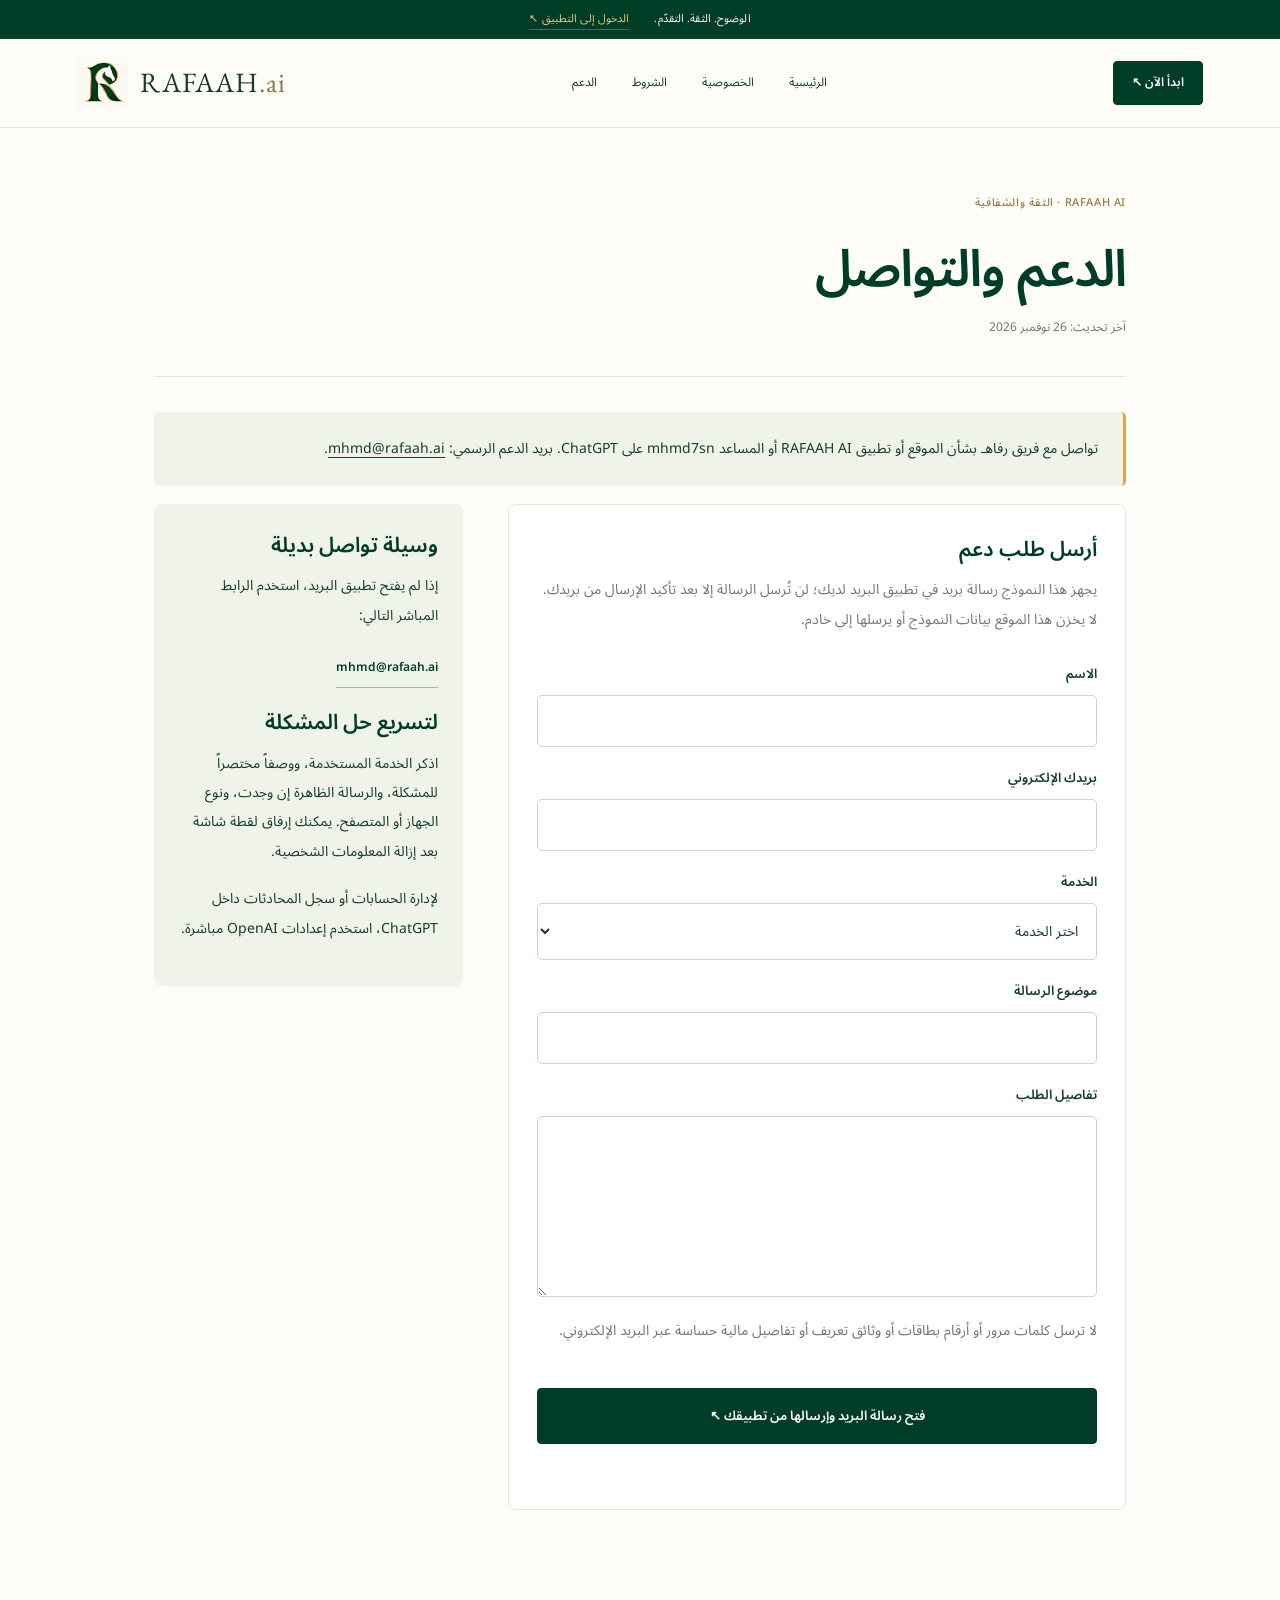
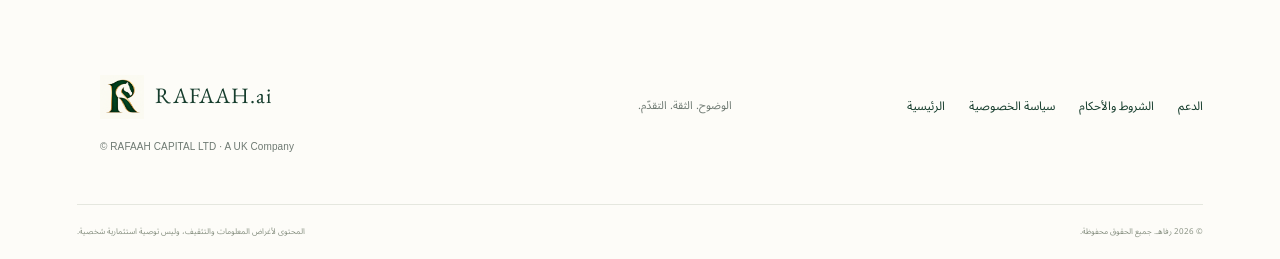
<file: support.html>
<!doctype html>
<html lang="ar" dir="rtl"><head><meta charset="utf-8"><meta name="viewport" content="width=device-width,initial-scale=1">
<meta name="theme-color" content="#003d27"><meta name="description" content="تواصل مع دعم RAFAAH AI وmhmd7sn على mhmd@rafaah.ai.">
<title>الدعم والتواصل | رفاهـ RAFAAH AI</title>
<link rel="icon" href="assets/logo.webp"><link rel="preconnect" href="https://fonts.googleapis.com"><link rel="preconnect" href="https://fonts.gstatic.com" crossorigin>
<link href="https://fonts.googleapis.com/css2?family=EB+Garamond:wght@400;500&family=Noto+Sans+Arabic:wght@400;500;600;700;800&display=swap" rel="stylesheet">
<link rel="stylesheet" href="styles.css"></head>
<body class="legal-page"><a class="skip" href="#main">انتقل إلى المحتوى</a>
<div class="topbar"><span>الوضوح. الثقة. التقدّم.</span><a href="https://app.rafaah.ai">الدخول إلى التطبيق ↖</a></div>
<header class="header"><a class="brand" href="/" aria-label="الصفحة الرئيسية لرفاهـ"><img src="assets/logo.webp" width="52" height="52" alt="شعار رفاهـ"><span lang="en" dir="ltr">RAFAAH<span class="brand-ai">.ai</span></span></a><nav aria-label="التنقل الرئيسي"><a href="/">الرئيسية</a><a href="privacy.html">الخصوصية</a><a href="terms.html">الشروط</a><a href="support.html">الدعم</a></nav><a class="button small" href="https://app.rafaah.ai">ابدأ الآن ↖</a></header>
<main id="main" class="legal-main"><div class="legal-intro"><p class="eyebrow">RAFAAH AI · الثقة والشفافية</p><h1>الدعم والتواصل</h1><p class="legal-date">آخر تحديث: 26 نوفمبر 2026</p></div><div class="legal-content"><p class="legal-lead">تواصل مع فريق رفاهـ بشأن الموقع أو تطبيق RAFAAH AI أو المساعد mhmd7sn على ChatGPT. بريد الدعم الرسمي: <a href="mailto:mhmd@rafaah.ai" dir="ltr">mhmd@rafaah.ai</a>.</p>
<div class="support-grid"><section class="support-panel"><h2>أرسل طلب دعم</h2><p class="legal-hint">يجهز هذا النموذج رسالة بريد في تطبيق البريد لديك؛ لن تُرسل الرسالة إلا بعد تأكيد الإرسال من بريدك. لا يخزن هذا الموقع بيانات النموذج أو يرسلها إلى خادم.</p>
<form id="support-form"><label for="support-name">الاسم</label><input id="support-name" name="name" type="text" autocomplete="name" maxlength="120" required>
<label for="support-email">بريدك الإلكتروني</label><input id="support-email" name="email" type="email" autocomplete="email" maxlength="254" required>
<label for="support-service">الخدمة</label><select id="support-service" name="service" required><option value="">اختر الخدمة</option><option value="RAFAAH AI Website">موقع رفاهـ</option><option value="RAFAAH AI App">تطبيق RAFAAH AI</option><option value="mhmd7sn ChatGPT Plugin">mhmd7sn على ChatGPT</option><option value="Privacy or Legal">الخصوصية أو الشروط</option><option value="Other">أخرى</option></select>
<label for="support-subject">موضوع الرسالة</label><input id="support-subject" name="subject" maxlength="180" required>
<label for="support-message">تفاصيل الطلب</label><textarea id="support-message" name="message" rows="6" maxlength="4000" required></textarea>
<p class="legal-hint">لا ترسل كلمات مرور أو أرقام بطاقات أو وثائق تعريف أو تفاصيل مالية حساسة عبر البريد الإلكتروني.</p>
<button class="button" type="submit">فتح رسالة البريد وإرسالها من تطبيقك ↖</button>
<p id="support-status" role="status" aria-live="polite" class="legal-hint"></p></form></section>
<aside class="support-aside"><h2>وسيلة تواصل بديلة</h2><p>إذا لم يفتح تطبيق البريد، استخدم الرابط المباشر التالي:</p><p><a class="text-link green" href="mailto:mhmd@rafaah.ai">mhmd@rafaah.ai</a></p><h2>لتسريع حل المشكلة</h2><p>اذكر الخدمة المستخدمة، ووصفاً مختصراً للمشكلة، والرسالة الظاهرة إن وجدت، ونوع الجهاز أو المتصفح. يمكنك إرفاق لقطة شاشة بعد إزالة المعلومات الشخصية.</p><p>لإدارة الحسابات أو سجل المحادثات داخل ChatGPT، استخدم إعدادات OpenAI مباشرة.</p></aside></div>
<script>(function(){var form=document.getElementById('support-form');form.addEventListener('submit',function(e){e.preventDefault();if(!form.reportValidity())return;var get=function(id){return document.getElementById(id).value.trim()};var name=get('support-name'),reply=get('support-email'),service=get('support-service'),subject=get('support-subject'),message=get('support-message');var body=['Name: '+name,'Reply email: '+reply,'Service: '+service,'','Message:',''+message].join('\n');var url='mailto:mhmd@rafaah.ai?subject='+encodeURIComponent('RAFAAH Support — '+subject)+'&body='+encodeURIComponent(body);document.getElementById('support-status').textContent='سيُفتح تطبيق البريد لإرسال الرسالة. إذا لم يفتح، أرسلها مباشرة إلى mhmd@rafaah.ai.';window.location.href=url;});})();</script></div></main>
<footer><div class="footer-brand-block"><footer><a class="brand" href="/"><img src="assets/logo.webp" alt="شعار رفاهـ" width="44" height="44"><span lang="en" dir="ltr">RAFAAH.ai</span></a><span class="footer-company-credit" lang="en" dir="ltr">© RAFAAH CAPITAL LTD · A UK Company</span></div><p>الوضوح. الثقة. التقدّم.</p><nav class="footer-links" aria-label="روابط الموقع"><a href="/">الرئيسية</a><a href="privacy.html">سياسة الخصوصية</a><a href="terms.html">الشروط والأحكام</a><a href="support.html">الدعم</a></nav><div class="footer-bottom"><span>© 2026 رفاهـ. جميع الحقوق محفوظة.</span><span>المحتوى لأغراض المعلومات والتثقيف، وليس توصية استثمارية شخصية.</span></div></footer></body></html>
</file>
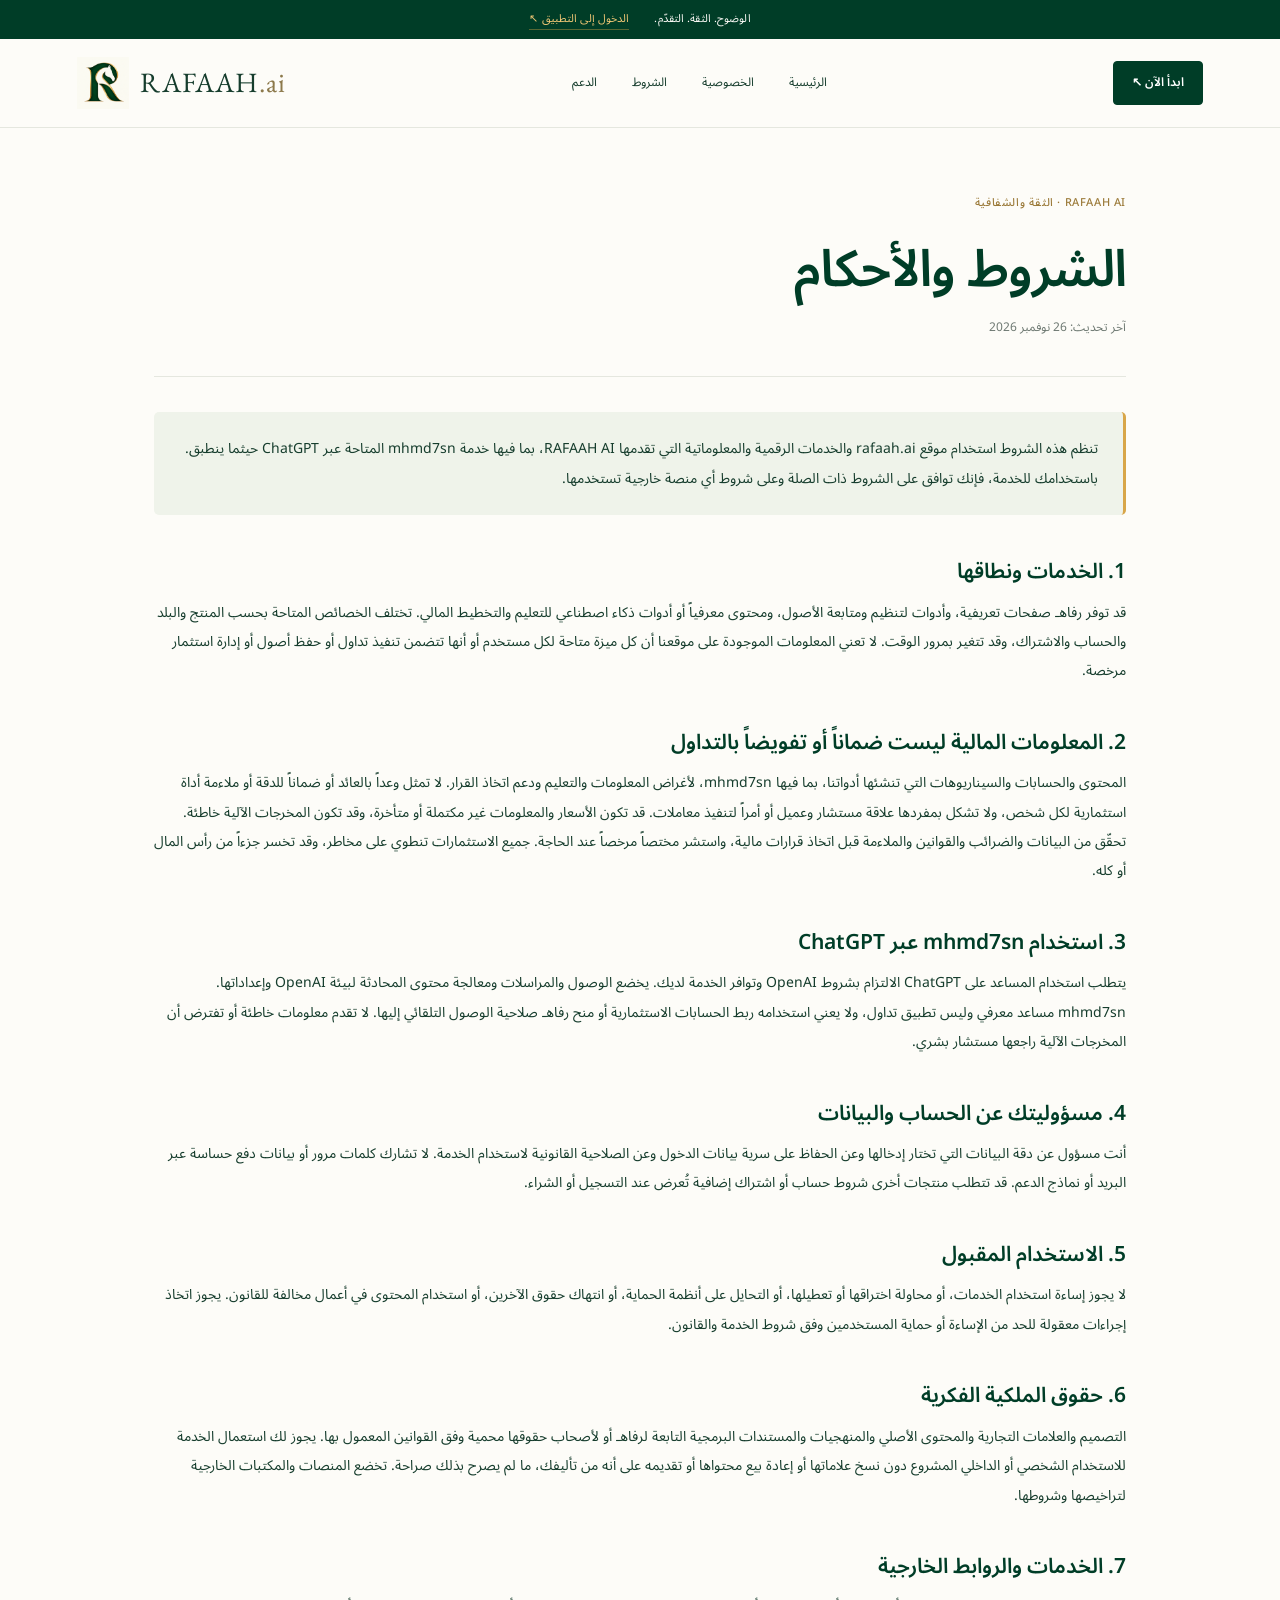
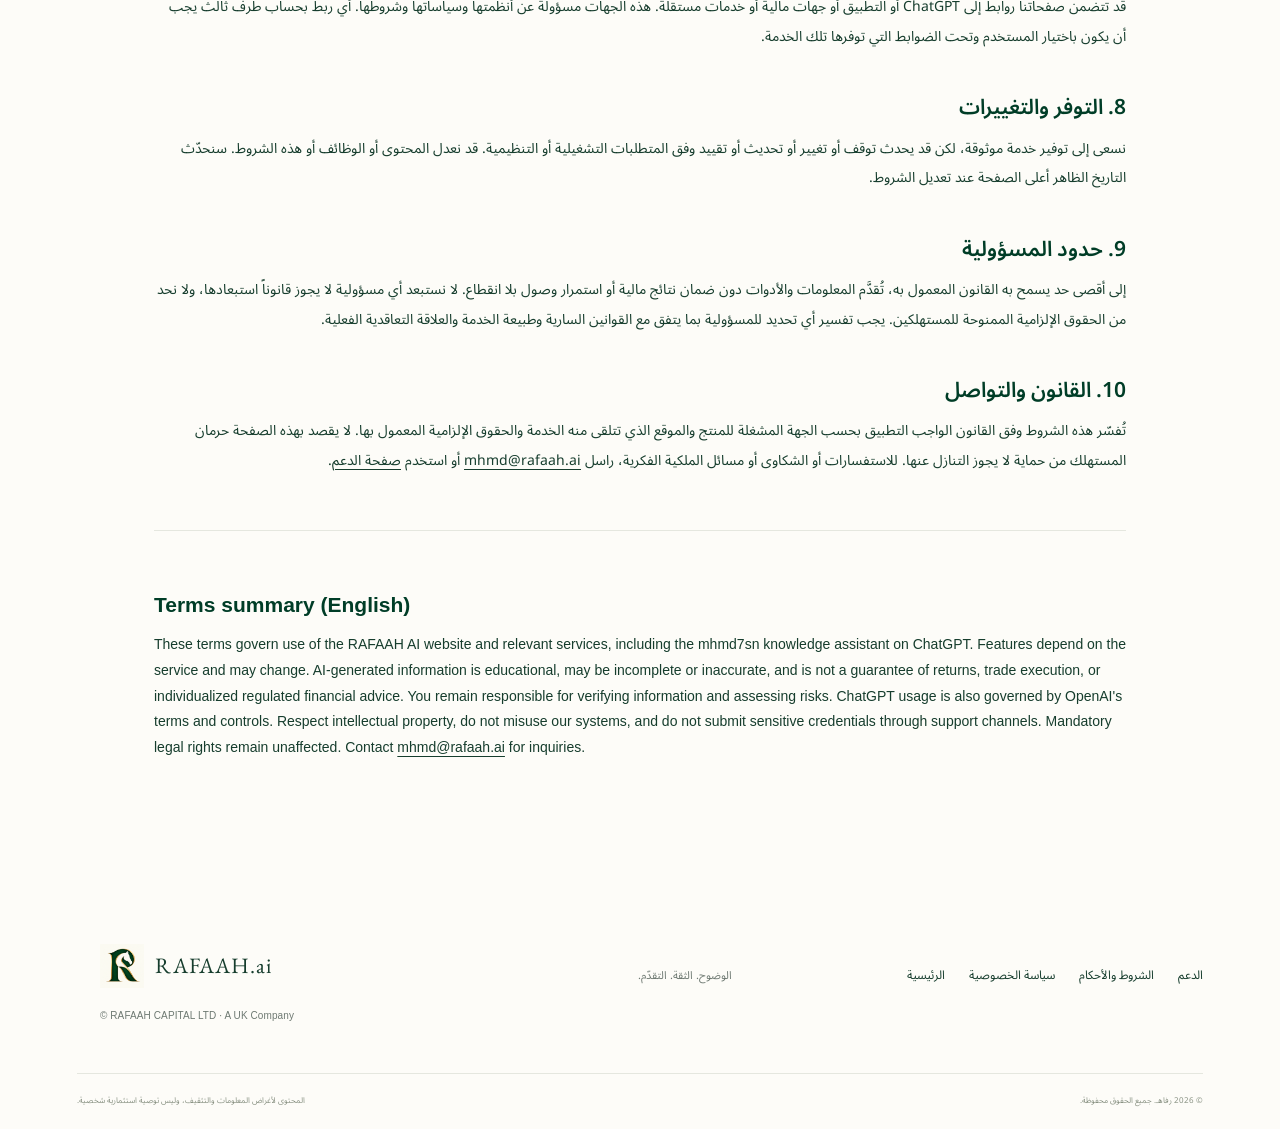
<file: terms.html>
<!doctype html>
<html lang="ar" dir="rtl"><head><meta charset="utf-8"><meta name="viewport" content="width=device-width,initial-scale=1">
<meta name="theme-color" content="#003d27"><meta name="description" content="شروط استخدام RAFAAH AI وخدمات mhmd7sn.">
<title>الشروط والأحكام | رفاهـ RAFAAH AI</title>
<link rel="icon" href="assets/logo.webp"><link rel="preconnect" href="https://fonts.googleapis.com"><link rel="preconnect" href="https://fonts.gstatic.com" crossorigin>
<link href="https://fonts.googleapis.com/css2?family=EB+Garamond:wght@400;500&family=Noto+Sans+Arabic:wght@400;500;600;700;800&display=swap" rel="stylesheet">
<link rel="stylesheet" href="styles.css"></head>
<body class="legal-page"><a class="skip" href="#main">انتقل إلى المحتوى</a>
<div class="topbar"><span>الوضوح. الثقة. التقدّم.</span><a href="https://app.rafaah.ai">الدخول إلى التطبيق ↖</a></div>
<header class="header"><a class="brand" href="/" aria-label="الصفحة الرئيسية لرفاهـ"><img src="assets/logo.webp" width="52" height="52" alt="شعار رفاهـ"><span lang="en" dir="ltr">RAFAAH<span class="brand-ai">.ai</span></span></a><nav aria-label="التنقل الرئيسي"><a href="/">الرئيسية</a><a href="privacy.html">الخصوصية</a><a href="terms.html">الشروط</a><a href="support.html">الدعم</a></nav><a class="button small" href="https://app.rafaah.ai">ابدأ الآن ↖</a></header>
<main id="main" class="legal-main"><div class="legal-intro"><p class="eyebrow">RAFAAH AI · الثقة والشفافية</p><h1>الشروط والأحكام</h1><p class="legal-date">آخر تحديث: 26 نوفمبر 2026</p></div><div class="legal-content"><p class="legal-lead">تنظم هذه الشروط استخدام موقع rafaah.ai والخدمات الرقمية والمعلوماتية التي تقدمها RAFAAH AI، بما فيها خدمة mhmd7sn المتاحة عبر ChatGPT حيثما ينطبق. باستخدامك للخدمة، فإنك توافق على الشروط ذات الصلة وعلى شروط أي منصة خارجية تستخدمها.</p>
<h2>1. الخدمات ونطاقها</h2><p>قد توفر رفاهـ صفحات تعريفية، وأدوات لتنظيم ومتابعة الأصول، ومحتوى معرفياً أو أدوات ذكاء اصطناعي للتعليم والتخطيط المالي. تختلف الخصائص المتاحة بحسب المنتج والبلد والحساب والاشتراك، وقد تتغير بمرور الوقت. لا تعني المعلومات الموجودة على موقعنا أن كل ميزة متاحة لكل مستخدم أو أنها تتضمن تنفيذ تداول أو حفظ أصول أو إدارة استثمار مرخصة.</p>
<h2>2. المعلومات المالية ليست ضماناً أو تفويضاً بالتداول</h2><p>المحتوى والحسابات والسيناريوهات التي تنشئها أدواتنا، بما فيها mhmd7sn، لأغراض المعلومات والتعليم ودعم اتخاذ القرار. لا تمثل وعداً بالعائد أو ضماناً للدقة أو ملاءمة أداة استثمارية لكل شخص، ولا تشكل بمفردها علاقة مستشار وعميل أو أمراً لتنفيذ معاملات. قد تكون الأسعار والمعلومات غير مكتملة أو متأخرة، وقد تكون المخرجات الآلية خاطئة. تحقّق من البيانات والضرائب والقوانين والملاءمة قبل اتخاذ قرارات مالية، واستشر مختصاً مرخصاً عند الحاجة. جميع الاستثمارات تنطوي على مخاطر، وقد تخسر جزءاً من رأس المال أو كله.</p>
<h2>3. استخدام mhmd7sn عبر ChatGPT</h2><p>يتطلب استخدام المساعد على ChatGPT الالتزام بشروط OpenAI وتوافر الخدمة لديك. يخضع الوصول والمراسلات ومعالجة محتوى المحادثة لبيئة OpenAI وإعداداتها. mhmd7sn مساعد معرفي وليس تطبيق تداول، ولا يعني استخدامه ربط الحسابات الاستثمارية أو منح رفاهـ صلاحية الوصول التلقائي إليها. لا تقدم معلومات خاطئة أو تفترض أن المخرجات الآلية راجعها مستشار بشري.</p>
<h2>4. مسؤوليتك عن الحساب والبيانات</h2><p>أنت مسؤول عن دقة البيانات التي تختار إدخالها وعن الحفاظ على سرية بيانات الدخول وعن الصلاحية القانونية لاستخدام الخدمة. لا تشارك كلمات مرور أو بيانات دفع حساسة عبر البريد أو نماذج الدعم. قد تتطلب منتجات أخرى شروط حساب أو اشتراك إضافية تُعرض عند التسجيل أو الشراء.</p>
<h2>5. الاستخدام المقبول</h2><p>لا يجوز إساءة استخدام الخدمات، أو محاولة اختراقها أو تعطيلها، أو التحايل على أنظمة الحماية، أو انتهاك حقوق الآخرين، أو استخدام المحتوى في أعمال مخالفة للقانون. يجوز اتخاذ إجراءات معقولة للحد من الإساءة أو حماية المستخدمين وفق شروط الخدمة والقانون.</p>
<h2>6. حقوق الملكية الفكرية</h2><p>التصميم والعلامات التجارية والمحتوى الأصلي والمنهجيات والمستندات البرمجية التابعة لرفاهـ أو لأصحاب حقوقها محمية وفق القوانين المعمول بها. يجوز لك استعمال الخدمة للاستخدام الشخصي أو الداخلي المشروع دون نسخ علاماتها أو إعادة بيع محتواها أو تقديمه على أنه من تأليفك، ما لم يصرح بذلك صراحة. تخضع المنصات والمكتبات الخارجية لتراخيصها وشروطها.</p>
<h2>7. الخدمات والروابط الخارجية</h2><p>قد تتضمن صفحاتنا روابط إلى ChatGPT أو التطبيق أو جهات مالية أو خدمات مستقلة. هذه الجهات مسؤولة عن أنظمتها وسياساتها وشروطها. أي ربط بحساب طرف ثالث يجب أن يكون باختيار المستخدم وتحت الضوابط التي توفرها تلك الخدمة.</p>
<h2>8. التوفر والتغييرات</h2><p>نسعى إلى توفير خدمة موثوقة، لكن قد يحدث توقف أو تغيير أو تحديث أو تقييد وفق المتطلبات التشغيلية أو التنظيمية. قد نعدل المحتوى أو الوظائف أو هذه الشروط. سنحدّث التاريخ الظاهر أعلى الصفحة عند تعديل الشروط.</p>
<h2>9. حدود المسؤولية</h2><p>إلى أقصى حد يسمح به القانون المعمول به، تُقدَّم المعلومات والأدوات دون ضمان نتائج مالية أو استمرار وصول بلا انقطاع. لا نستبعد أي مسؤولية لا يجوز قانوناً استبعادها، ولا نحد من الحقوق الإلزامية الممنوحة للمستهلكين. يجب تفسير أي تحديد للمسؤولية بما يتفق مع القوانين السارية وطبيعة الخدمة والعلاقة التعاقدية الفعلية.</p>
<h2>10. القانون والتواصل</h2><p>تُفسّر هذه الشروط وفق القانون الواجب التطبيق بحسب الجهة المشغلة للمنتج والموقع الذي تتلقى منه الخدمة والحقوق الإلزامية المعمول بها. لا يقصد بهذه الصفحة حرمان المستهلك من حماية لا يجوز التنازل عنها. للاستفسارات أو الشكاوى أو مسائل الملكية الفكرية، راسل <a href="mailto:mhmd@rafaah.ai">mhmd@rafaah.ai</a> أو استخدم <a href="support.html">صفحة الدعم</a>.</p>
<section lang="en" dir="ltr" class="legal-english"><h2>Terms summary (English)</h2><p>These terms govern use of the RAFAAH AI website and relevant services, including the mhmd7sn knowledge assistant on ChatGPT. Features depend on the service and may change. AI-generated information is educational, may be incomplete or inaccurate, and is not a guarantee of returns, trade execution, or individualized regulated financial advice. You remain responsible for verifying information and assessing risks. ChatGPT usage is also governed by OpenAI's terms and controls. Respect intellectual property, do not misuse our systems, and do not submit sensitive credentials through support channels. Mandatory legal rights remain unaffected. Contact <a href="mailto:mhmd@rafaah.ai">mhmd@rafaah.ai</a> for inquiries.</p></section></div></main>
<footer><div class="footer-brand-block"><footer><a class="brand" href="/"><img src="assets/logo.webp" alt="شعار رفاهـ" width="44" height="44"><span lang="en" dir="ltr">RAFAAH.ai</span></a><span class="footer-company-credit" lang="en" dir="ltr">© RAFAAH CAPITAL LTD · A UK Company</span></div><p>الوضوح. الثقة. التقدّم.</p><nav class="footer-links" aria-label="روابط الموقع"><a href="/">الرئيسية</a><a href="privacy.html">سياسة الخصوصية</a><a href="terms.html">الشروط والأحكام</a><a href="support.html">الدعم</a></nav><div class="footer-bottom"><span>© 2026 رفاهـ. جميع الحقوق محفوظة.</span><span>المحتوى لأغراض المعلومات والتثقيف، وليس توصية استثمارية شخصية.</span></div></footer></body></html>
</file>
<file: styles.css>
:root{--emerald:#003d27;--deep:#002d1e;--gold:#d8a649;--ivory:#fdfcf8;--ink:#163d2d;--muted:#6e7972;--line:#e5e7df;--font:'Noto Sans Arabic',sans-serif}*{box-sizing:border-box}html{scroll-behavior:smooth;scroll-padding-top:125px}body{margin:0;background:var(--ivory);color:var(--ink);font-family:var(--font);line-height:1.85}a{color:inherit;text-decoration:none}button{font:inherit;cursor:pointer}a,button{-webkit-tap-highlight-color:transparent}a:focus-visible,button:focus-visible,[tabindex]:focus-visible{outline:3px solid var(--gold);outline-offset:5px}img{max-width:100%;display:block}button,a{touch-action:manipulation}.skip{position:fixed;top:-100px;background:white;padding:10px;z-index:100}.skip:focus{top:0}.topbar{position:sticky;top:0;z-index:30;background:var(--emerald);color:var(--ivory);min-height:39px;display:flex;gap:25px;align-items:center;justify-content:center;font-size:11px;letter-spacing:.1px}.topbar a{color:#f0c775;border-bottom:1px solid #d8a64966}.topbar a span{margin-right:10px}.header{position:sticky;top:39px;z-index:29;display:flex;justify-content:space-between;align-items:center;padding:14px 6%;background:#fdfcf8f5;border-bottom:1px solid var(--line);backdrop-filter:blur(14px);min-height:89px}.brand{display:inline-flex;gap:11px;align-items:center}.brand img{mix-blend-mode:multiply;object-fit:contain}.brand>span{font-family:'EB Garamond',serif;font-size:28px;letter-spacing:1px}.brand-ai{color:#8c794b}.header nav{display:flex;gap:35px;font-size:12px}.header nav a:hover{color:#a47a29}.button{background:var(--emerald);color:white;display:inline-flex;align-items:center;justify-content:space-between;gap:36px;padding:15px 25px;font-size:13px;font-weight:600;border:1px solid var(--emerald);border-radius:4px;transition:background .2s,transform .2s}.button:hover{background:#126044;transform:translateY(-2px)}.button span{font-size:20px;line-height:1}.button.small{padding:10px 18px;font-size:12px;gap:22px}.hero{display:grid;grid-template-columns:1fr 1fr;min-height:680px;padding:37px 6% 60px;gap:6%}.hero-copy{padding-top:34px}.eyebrow{display:flex;align-items:center;gap:9px;color:#9b7a39;font-size:11px;letter-spacing:.6px;margin:0 0 22px;font-weight:500}.eyebrow>span{width:7px;height:7px;background:var(--gold);border-radius:100%}h1,h2,h3,p{margin-top:0}h1{font-size:clamp(52px,5.8vw,89px);font-weight:600;line-height:1.4;letter-spacing:-3px;margin-bottom:20px}h1>span{color:#9f813f}h2{font-size:44px;font-weight:600;line-height:1.55;letter-spacing:-1.6px;margin-bottom:0}h2 span{color:#7c8a7d}.hero-desc{font-size:15px;color:var(--muted);line-height:2.1;max-width:430px;margin-bottom:28px}.hero-actions{display:flex;gap:27px;align-items:center}.text-link{display:inline-flex;align-items:center;justify-content:space-between;gap:30px;font-size:12px;font-weight:600;border-bottom:1px solid #a8b7aa;padding:7px 0}.text-link:hover{color:#a47a29;border-color:var(--gold)}.micro{font-size:10px;color:#849086;margin-top:15px}.hero-foot{display:flex;align-items:center;gap:16px;margin-top:45px}.tiny-line{height:1px;width:42px;background:var(--gold)}.hero-foot p{font-size:11px;color:var(--muted);line-height:1.9;margin:0}.hero-foot strong{font-weight:500;color:var(--ink)}.hero-visual{position:relative;min-height:590px;border-radius:5px 5px 100px 5px;overflow:hidden;background:#5a889e}.lifestyle{height:100%;width:100%;object-fit:cover;object-position:center 56%;position:absolute}.photo-shade{position:absolute;inset:0;background:linear-gradient(180deg,#002e2050,transparent 55%,#002e2050)}.photo-caption{position:absolute;top:35px;right:32px;font-size:23px;line-height:1.8;color:white;font-weight:500}.photo-caption span{font-size:14px;color:#e2ebe6;font-weight:400}.floating-card{position:absolute;bottom:42px;right:25px;left:25px;background:#fdfcf8ed;backdrop-filter:blur(10px);padding:20px 24px 8px;border:1px solid #ffffff80;border-radius:8px;box-shadow:0 15px 45px #002d1e20}.float-head,.float-bottom{display:flex;justify-content:space-between;align-items:center;font-size:10px}.live-dot{color:#7d897e;font-size:8px}.live-dot:before{content:'';display:inline-block;background:var(--gold);height:4px;width:4px;border-radius:50%;margin-left:5px}.float-number{text-align:right;font:40px 'EB Garamond',serif;letter-spacing:1px;margin:9px 0}.float-number small{font:10px var(--font);color:var(--muted)}.float-bottom{font-size:9px;color:var(--muted)}.positive{color:#24774b;background:#e5f1e7;padding:2px 7px;border-radius:3px}.floating-card svg{display:block;width:100%;height:52px;margin-top:8px}.floating-card path{stroke:#3a805c;stroke-width:1.7;fill:none}.visual-label{position:absolute;bottom:12px;left:40px;font-size:7px;color:#f9f8e4;letter-spacing:2px}.asset-strip{border-top:1px solid var(--line);border-bottom:1px solid var(--line);display:flex;justify-content:space-between;align-items:center;gap:20px;padding:30px 6%;font-size:12px}.asset-strip>span{font-size:10px;color:var(--muted);line-height:1.8}.asset-strip>span strong{font-weight:500;color:var(--ink)}.asset-strip div{display:flex;align-items:center;gap:12px}.asset-strip b{font-family:serif;font-size:27px;color:#b49454;font-weight:400}.section{padding:95px 6%}.section-intro{display:flex;justify-content:space-between;align-items:flex-end;gap:35px;margin-bottom:45px}.section-intro>p{font-size:13px;line-height:2;color:var(--muted);margin:0;max-width:400px}.section-intro .eyebrow{margin-bottom:12px}.experience{background:#f4f5ef}.experience-grid{display:grid;grid-template-columns: .85fr 1.3fr;gap:6%;align-items:center}.tabs{display:flex;gap:4px;border-bottom:1px solid #d8dfd5;margin-bottom:29px}.tabs button{background:none;border:0;border-bottom:2px solid transparent;padding:10px 9px;color:#7f8a80;font-size:11px;white-space:nowrap}.tabs button[aria-selected=true]{color:var(--emerald);border-color:var(--emerald);font-weight:700}.feature-index{font-size:10px;color:#9b7a39}.demo-copy h3{font-size:27px;line-height:1.8;font-weight:600;letter-spacing:-.5px;margin:10px 0}.demo-copy>p{font-size:13px;color:var(--muted);max-width:350px;min-height:80px}.green{color:var(--emerald)}.dashboard{border:1px solid #dde3d9;border-radius:8px;background:var(--ivory);box-shadow:0 20px 55px #003d270b;overflow:hidden}.dash-top{display:flex;align-items:center;justify-content:space-between;padding:14px 23px;background:var(--emerald);color:white}.dash-brand{font:19px 'EB Garamond',serif;letter-spacing:1px}.demo-badge{font-size:8px;opacity:.7}.dash-body{padding:25px}.dash-heading{display:flex;align-items:center;justify-content:space-between;font-size:10px;color:var(--muted)}.periods{display:flex;background:#eeefe7;border-radius:4px;padding:2px}.periods button{font-size:9px;border:0;background:none;color:#8a9489;padding:3px 10px;border-radius:3px}.periods button[aria-pressed=true]{background:white;color:var(--emerald);box-shadow:0 1px 4px #003d2710}.metric{display:flex;align-items:baseline;gap:10px;margin-top:6px}.metric strong{font:45px 'EB Garamond',serif;font-weight:500;letter-spacing:-1px}.metric>span{font-size:9px;color:#849084}.metric-trend{color:#47825a;font-size:9px}.chart-area{min-height:215px;margin-top:15px}.growth-chart{width:100%;height:185px;overflow:visible}.grid-lines path{stroke:#e3e8dd;stroke-dasharray:4 5;fill:none;stroke-width:1}.chart-line{stroke:#246848;stroke-width:2.5;fill:none;stroke-linejoin:round}.chart-labels{display:flex;justify-content:space-between;color:#929d91;font-size:8px;direction:ltr}.dash-bottom{display:flex;justify-content:space-between;gap:8px;border-top:1px solid var(--line);padding-top:15px;font-size:8px}.dash-bottom span{display:flex;align-items:center;gap:5px}.dash-bottom b{font-weight:500;margin-right:5px}.dot{width:6px;height:6px;background:#1c6244;display:inline-block;border-radius:50%}.dot.gold{background:var(--gold)}.dot.light{background:#a5b59c}.feature-grid{display:grid;grid-template-columns:repeat(3,1fr);gap:22px}.feature-card{border:1px solid var(--line);border-radius:5px;padding:27px 25px 22px;background:#fffefa;display:flex;flex-direction:column;transition:transform .25s,box-shadow .25s}.feature-card:hover{transform:translateY(-5px);box-shadow:0 12px 35px #003d2708}.card-no{font-size:8px;letter-spacing:1.2px;color:#9b967b;direction:ltr;text-align:right}.feature-card h3{font-size:20px;font-weight:600;letter-spacing:-.5px;margin:15px 0 8px}.feature-card>p{font-size:12px;color:var(--muted);line-height:2;min-height:75px;margin-bottom:18px}.feature-card .text-link{margin-top:auto;font-size:11px}.mini-profit{height:130px;display:flex;align-items:center;justify-content:flex-end;gap:9px;font:38px 'EB Garamond',serif;position:relative}.mini-profit small{font:11px var(--font);color:#408c5e;background:#eef5e9;padding:3px 6px}.mini-profit>span{position:absolute;right:0;bottom:17px;font:9px var(--font);color:#8f988a}.mini-bars{display:flex;align-items:flex-end;justify-content:flex-end;gap:9px;height:130px;padding:26px 5px 27px;position:relative}.mini-bars i{width:20px;background:#a6bca6;height:40%;border-radius:2px 2px 0 0}.mini-bars i:nth-child(2){height:65%}.mini-bars i:nth-child(3){height:54%}.mini-bars i:nth-child(4){height:80%;background:var(--gold)}.mini-bars i:nth-child(5){height:72%}.mini-bars i:nth-child(6){height:100%;background:var(--emerald)}.mini-bars span{position:absolute;bottom:0;right:0;font-size:9px;color:#939b90}.mini-report{height:110px;width:80%;border:1px solid #e4e4d8;transform:rotate(-4deg);margin:20px auto 0;padding:12px 15px;box-shadow:4px 5px 0 #eef0e6;display:flex;flex-wrap:wrap;gap:5px;justify-content:space-between;background:#fff}.mini-report>span:first-child{font:16px 'EB Garamond',serif}.mini-report>span:nth-child(2){font-size:7px}.mini-report div{height:5px;width:80%;background:#e8ede1}.mini-report div:last-child{width:55%;background:#d8a64955}.sync-feature{margin-top:25px;background:#edf0e6;display:grid;grid-template-columns:1fr 1fr;border-radius:5px;overflow:hidden;min-height:360px}.sync-copy{padding:38px 45px}.sync-copy .eyebrow{margin-bottom:10px}.sync-copy h3{font-size:29px;line-height:1.6;letter-spacing:-.5px;font-weight:600;margin-bottom:14px}.sync-copy>p:not(.eyebrow){font-size:12px;color:var(--muted);max-width:360px}.sync-copy .button{font-size:11px;padding:10px 18px;margin-top:8px}.sync-art{position:relative;min-height:330px;display:flex;align-items:center;justify-content:center;overflow:hidden}.orbit{position:absolute;border:1px solid #cbd6c5;border-radius:50%;width:230px;height:230px}.orbit-two{width:350px;height:350px;border-style:dashed;opacity:.65}.sync-logo{z-index:1;width:100px;height:100px;background:var(--ivory);border-radius:50%;padding:15px;box-shadow:0 8px 30px #003d2714;display:grid;place-items:center}.sync-logo img{mix-blend-mode:multiply}.broker{position:absolute;padding:9px 18px;background:var(--ivory);border:1px solid #e0e5d8;box-shadow:0 5px 15px #003d2706;border-radius:4px;font-size:12px;letter-spacing:.3px;z-index:2}.binance{top:40px;right:20%;color:#a67a1d}.alpaca{top:150px;left:3%;color:#68844b}.ibkr{bottom:47px;right:19%;color:#a94d3a}.sync-note{position:absolute;bottom:14px;font-size:8px;color:#909b8d}.illustration-note{text-align:center;font-size:9px;color:#92988e;margin:20px 0 0}.how{border-top:1px solid var(--line);text-align:center;padding-top:75px}.how .eyebrow{justify-content:center}.how h2{font-size:38px}.steps{display:grid;grid-template-columns:repeat(3,1fr);gap:40px;text-align:right;margin:45px 0 30px}.steps article{border-top:1px solid #dce0d4;padding-top:20px;position:relative}.steps article>span{font:32px 'EB Garamond',serif;color:#b0904b}.steps h3{font-size:19px;font-weight:600;margin:10px 0}.steps p{color:var(--muted);font-size:12px}.final-cta{position:relative;overflow:hidden;text-align:center;background:var(--emerald);color:var(--ivory);padding:75px 6% 65px}.final-cta .eyebrow{justify-content:center;color:var(--gold)}.final-cta h2{font-size:51px;line-height:1.6;position:relative}.final-cta h2 span{color:#e3bd72}.final-cta>p:not(.eyebrow){font-size:13px;color:#b4c6b9;margin-top:20px;position:relative}.gold-button{background:var(--gold);border-color:var(--gold);color:var(--deep);position:relative;margin-top:10px}.gold-button:hover{background:#e9bd64}.final-note{display:block;font-size:9px;color:#91ad99;margin-top:17px}.final-cta:before,.final-cta:after{content:'';width:700px;height:700px;border:1px solid #ffffff0a;position:absolute;left:-250px;top:-50px;border-radius:50%}.final-cta:after{width:900px;height:900px;left:-350px;top:-150px}.final-cta .button{z-index:1}footer{padding:35px 6% 20px;display:flex;align-items:center;justify-content:space-between;flex-wrap:wrap;gap:20px}footer .brand>span{font-size:22px}footer>p,footer>a:not(.brand){font-size:11px;color:var(--muted);margin:0}.footer-bottom{border-top:1px solid var(--line);padding-top:20px;margin-top:10px;display:flex;justify-content:space-between;gap:20px;flex-basis:100%;font-size:8px;color:#899283}.mobile-cta{display:none}.allocation-view{display:flex;align-items:center;justify-content:center;gap:35px;min-height:215px}.donut{height:150px;width:150px;flex-shrink:0;border-radius:50%;background:conic-gradient(#1c6244 0 42%,#d8a649 42% 70%,#a5b59c 70%);position:relative}.donut:after{content:'5 فئات أصول';position:absolute;inset:23px;background:var(--ivory);border-radius:50%;display:grid;place-items:center;font-size:10px}.allocation-legend{display:grid;gap:12px;font-size:10px}.allocation-legend b{margin-right:18px}.income-view{display:flex;height:210px;align-items:flex-end;justify-content:space-around;padding:25px 5px 10px;gap:10px;direction:ltr}.income-column{height:var(--height);width:11%;background:#1f6545;position:relative;border-radius:4px 4px 0 0;min-width:25px}.income-column:nth-child(even){background:#d8a649}.income-column span{position:absolute;bottom:-24px;left:50%;transform:translateX(-50%);font-size:8px;color:#849081;white-space:nowrap}.chart-area.income{margin-bottom:20px}@media(min-width:1600px){.hero,.section,.asset-strip,.header,footer{padding-left:max(6%,calc((100vw - 1420px)/2));padding-right:max(6%,calc((100vw - 1420px)/2))}.hero{grid-template-columns:1fr 1fr}.hero-visual{max-height:720px}}@media(max-width:1050px){.hero{gap:4%;padding-top:25px;min-height:620px}.hero-visual{min-height:550px}.hero-copy{padding-top:25px}h1{font-size:61px}.hero-desc{font-size:13px}.hero-actions{gap:17px}.hero-actions .button{gap:22px}.hero-foot{margin-top:25px}.asset-strip{gap:15px}.asset-strip div{font-size:10px;gap:7px}.section{padding:75px 5%}.experience-grid{gap:4%;grid-template-columns:1fr 1.15fr}.tabs button{padding:8px 5px;font-size:10px}.feature-card{padding:20px}.feature-card h3{font-size:17px}.sync-copy{padding:30px}.metric strong{font-size:38px}.mini-profit{font-size:30px}.mini-profit small{font-size:9px}}@media(max-width:760px){html{scroll-padding-top:118px}.topbar{min-height:35px;font-size:9px;gap:15px}.header{top:35px;min-height:76px;padding:10px 5%}.header .brand img{width:40px;height:40px}.brand>span{font-size:23px}.header nav{display:none}.button.small{padding:9px 15px;font-size:10px}.hero{grid-template-columns:1fr;padding:25px 5% 35px;gap:30px}.hero-copy{padding-top:8px}.eyebrow{font-size:10px;margin-bottom:16px}h1{font-size:61px;line-height:1.35;margin-bottom:17px;letter-spacing:-2px}.hero-desc{font-size:13px;max-width:100%;margin-bottom:23px}.hero-foot{display:none}.hero-actions{gap:26px}.hero-visual{min-height:510px;max-height:610px;aspect-ratio:.85;border-radius:5px 5px 70px 5px}.lifestyle{object-position:center 58%}.photo-caption{top:23px;right:23px;font-size:23px}.floating-card{bottom:35px;right:20px;left:20px;padding:18px 20px 7px}.float-number{font-size:38px}.asset-strip{padding:22px 5%;flex-wrap:wrap;justify-content:flex-start;column-gap:25px;row-gap:12px}.asset-strip>span{flex-basis:100%;display:flex;gap:6px;font-size:10px}.asset-strip>span br{display:none}.asset-strip div{font-size:10px}.asset-strip b{font-size:23px}.section{padding:55px 5%}.section-intro{display:block;margin-bottom:28px}h2{font-size:34px;line-height:1.6;letter-spacing:-.9px}.section-intro>p{margin-top:20px;font-size:12px}.experience-grid{grid-template-columns:1fr;gap:30px}.tabs{margin-bottom:20px;gap:17px}.tabs button{font-size:11px;padding:10px 5px}.demo-copy h3{font-size:25px;margin-top:8px}.demo-copy>p{min-height:0;max-width:100%;font-size:12px}.dash-body{padding:20px}.metric strong{font-size:39px}.growth-chart{height:170px}.chart-area{min-height:200px}.feature-grid{grid-template-columns:1fr;gap:16px}.feature-card{padding:25px}.feature-card h3{font-size:22px}.feature-card>p{min-height:0;margin-bottom:20px;font-size:12px}.feature-card .text-link{align-self:flex-start;gap:35px}.mini-profit{font-size:40px;height:110px}.mini-bars{height:110px;justify-content:flex-start;direction:ltr}.mini-report{width:70%;margin-top:17px;height:105px}.feature-card .card-no{font-size:9px}.sync-feature{grid-template-columns:1fr;margin-top:20px}.sync-copy{padding:28px}.sync-copy h3{font-size:27px}.sync-art{min-height:300px}.orbit{width:210px;height:210px}.orbit-two{width:310px;height:310px}.binance{top:19px;right:15%}.alpaca{top:130px;left:5%}.ibkr{bottom:40px;right:15%}.how h2{font-size:30px}.steps{grid-template-columns:1fr;gap:15px;margin:25px 0}.steps article{padding:17px 50px 0 0}.steps article>span{position:absolute;right:0;top:20px;font-size:29px}.steps h3{margin:3px 0;font-size:18px}.steps p{margin-bottom:10px}.final-cta{padding:50px 5%}.final-cta h2{font-size:39px}footer{padding:25px 5% 95px;gap:16px}footer>.brand{flex-basis:100%}footer .brand img{width:38px;height:38px}footer>p,footer>a:not(.brand){font-size:10px}.footer-bottom{display:block;font-size:8px}.footer-bottom>span{display:block;margin-bottom:5px}.mobile-cta{display:flex;position:fixed;z-index:35;bottom:12px;left:5%;right:5%;box-shadow:0 5px 30px #002d1e35;padding:12px 22px;border:1px solid #3c7254}.allocation-view{gap:20px}.donut{width:135px;height:135px}}@media(prefers-reduced-motion:reduce){html{scroll-behavior:auto}*,*:before,*:after{transition:none!important;animation:none!important}}
:where(.hero-copy,.hero-visual,.demo-copy,.dashboard){min-width:0}
@media(max-width:760px){.hero .hero-visual{aspect-ratio:auto;width:100%;height:510px}}
.header{direction:ltr}
.header .brand{direction:ltr}
.header nav,.header>.button{direction:rtl}
footer,footer .brand{direction:ltr}
footer>p,footer>a:not(.brand),.footer-bottom{direction:rtl}
.sync-art .sync-logo{width:112px;height:112px;aspect-ratio:1;flex-shrink:0;padding:13px;border-radius:50%;overflow:hidden;box-sizing:border-box;place-items:center}
.sync-art .sync-logo img{display:block;width:86px;height:86px;max-width:100%;max-height:100%;aspect-ratio:1;object-fit:contain;mix-blend-mode:normal}
.sync-art .broker{display:flex;align-items:center;justify-content:center;gap:7px;width:148px;min-height:58px;padding:13px 14px;box-sizing:border-box}
.sync-art .broker svg{display:block;max-width:100%;object-fit:contain;flex-shrink:0}
.sync-art .binance{right:12%;color:#181a20;font-family:Arial,sans-serif;font-size:13px;font-weight:700;letter-spacing:.2px}
.sync-art .alpaca svg{width:100px;height:auto}
.sync-art .ibkr{right:12%}
.sync-art .ibkr svg{width:118px;height:auto}
@media(max-width:760px){.sync-art .broker{width:132px;min-height:54px;padding:12px}.sync-art .binance{right:8%}.sync-art .ibkr{right:8%}.sync-art .ibkr svg{width:106px}.sync-art .alpaca{left:3%}}
@media(max-width:420px){.sync-art .broker{width:116px;min-height:50px;padding:10px;gap:5px}.sync-art .binance{font-size:11px;right:5%}.sync-art .binance svg{width:23px;height:23px}.sync-art .alpaca svg{width:88px}.sync-art .ibkr svg{width:94px}.sync-art .ibkr{right:calc(50% - 58px);bottom:35px}.sync-art .alpaca{left:5%;top:19px}}
.hero .hero-visual{height:620px;min-height:0;max-height:none;border-radius:5px 5px 70px 5px;align-self:center;background:#e2dbca}
.hero .lifestyle{object-position:center;object-fit:cover}
.wealth-summary{margin:0 6% 55px;padding:34px 4%;display:grid;grid-template-columns:1.05fr 1fr;gap:8%;align-items:center;background:#f1f3eb;border:1px solid var(--line);border-radius:6px}
.summary-copy .eyebrow{margin-bottom:9px}
.summary-copy h2{font-size:29px;line-height:1.75;letter-spacing:-.6px}
.summary-copy>p:not(.eyebrow){font-size:12px;color:var(--muted);margin:12px 0}
.wealth-summary .floating-card{position:relative;inset:auto;width:100%;min-width:0;background:var(--ivory);backdrop-filter:none;box-shadow:0 8px 25px #003d2707;border:1px solid #dde3d6;padding:22px 25px 15px}
.wealth-summary .float-number{font-size:43px;margin:13px 0}
.wealth-summary .floating-card svg{height:74px;margin-top:20px}
@media(max-width:1050px) and (min-width:761px){.hero .hero-visual{height:560px}.summary-copy h2{font-size:25px}}
@media(max-width:760px){.hero .hero-visual{height:auto;aspect-ratio:4/5;min-height:0;max-height:none;border-radius:5px 5px 50px 5px}.wealth-summary{grid-template-columns:minmax(0,1fr);gap:24px;margin:0 5% 35px;padding:25px 22px}.summary-copy h2{font-size:25px}.wealth-summary .floating-card{padding:20px}.wealth-summary .float-number{font-size:38px}.wealth-summary .floating-card svg{height:65px}}

/* RAFAAH AI legal and support pages */
.footer-links{display:flex;flex-wrap:wrap;align-items:center;gap:10px 24px;font-size:12px}
.footer-links a:hover,.legal-content a:hover{color:#a47a29;text-decoration:underline}
.legal-main{max-width:1100px;margin:0 auto;padding:65px 5% 95px;min-height:62vh}
.legal-intro{border-bottom:1px solid var(--line);padding-bottom:25px;margin-bottom:35px}
.legal-intro h1{font-size:clamp(32px,4vw,52px);line-height:1.4;margin:0 0 10px;color:var(--emerald);letter-spacing:-1px}
.legal-date,.legal-hint{font-size:12px;color:var(--muted)}
.legal-content{max-width:980px;color:var(--ink)}
.legal-lead{font-size:17px;line-height:2.05;background:#eff3ea;border-right:3px solid var(--gold);padding:22px 25px;border-radius:5px}
.legal-content h2{font-size:21px;line-height:1.55;margin:40px 0 10px;color:var(--emerald);letter-spacing:0}
.legal-content p{font-size:14px;line-height:2.1;margin:10px 0 18px}
.legal-content a:not(.text-link){text-decoration:underline;text-underline-offset:4px}
.legal-english{border-top:1px solid var(--line);margin-top:55px;padding-top:18px;font-family:Arial,sans-serif}
.legal-english h2{font-size:21px}.legal-english p{line-height:1.85}
.support-grid{display:grid;grid-template-columns:minmax(0,1.6fr) minmax(250px,.8fr);gap:45px;align-items:start}
.support-grid h2{margin-top:0}
.support-panel{background:white;border:1px solid var(--line);padding:28px;border-radius:8px}
.support-aside{background:#eff3ea;padding:25px;border-radius:8px}
#support-form{display:flex;flex-direction:column;gap:9px}
#support-form label{font-weight:600;font-size:13px;margin-top:10px}
#support-form input,#support-form select,#support-form textarea{width:100%;padding:12px 14px;border:1px solid #cbd5ca;border-radius:5px;background:white;color:var(--ink);font:inherit;font-size:14px}
#support-form textarea{resize:vertical}
#support-form input:focus-visible,#support-form select:focus-visible,#support-form textarea:focus-visible{outline:2px solid var(--gold);outline-offset:2px}
#support-form .button{justify-content:center;margin-top:15px}
@media(max-width:760px){.legal-main{padding:35px 5% 65px}.legal-lead{font-size:14px;padding:17px}.legal-content p{font-size:13px}.support-grid{grid-template-columns:1fr;gap:22px}.support-panel{padding:18px}.footer-links{width:100%;justify-content:center;gap:8px 18px}.legal-page .header nav{display:none}}

/* Company identity underneath the footer brand */
.footer-brand-block{display:flex;flex-direction:column;align-items:flex-start;gap:5px}
.footer-company-credit{display:block;color:var(--muted);font-family:Arial,sans-serif;font-size:10px;line-height:1.5;letter-spacing:.1px;white-space:normal}
@media(max-width:760px){.footer-brand-block{max-width:100%}.footer-company-credit{font-size:9px}}
</file>
